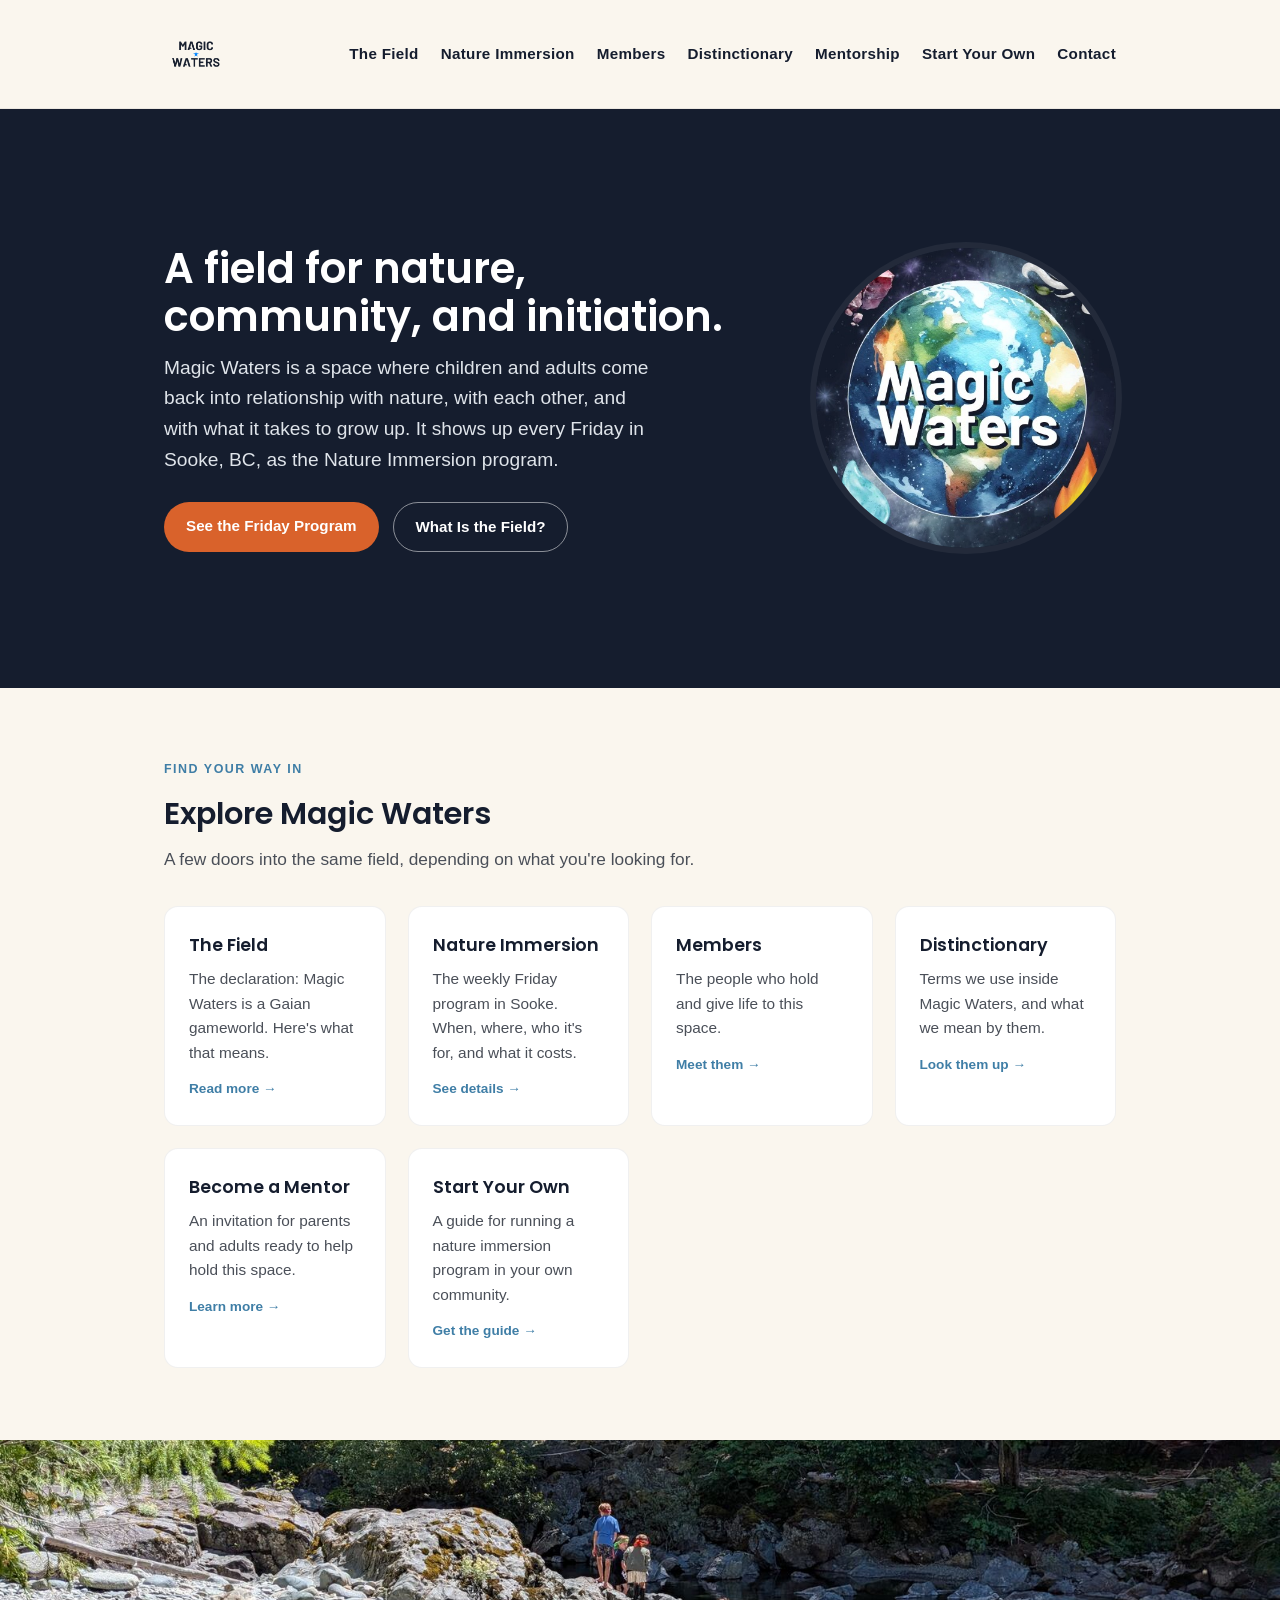
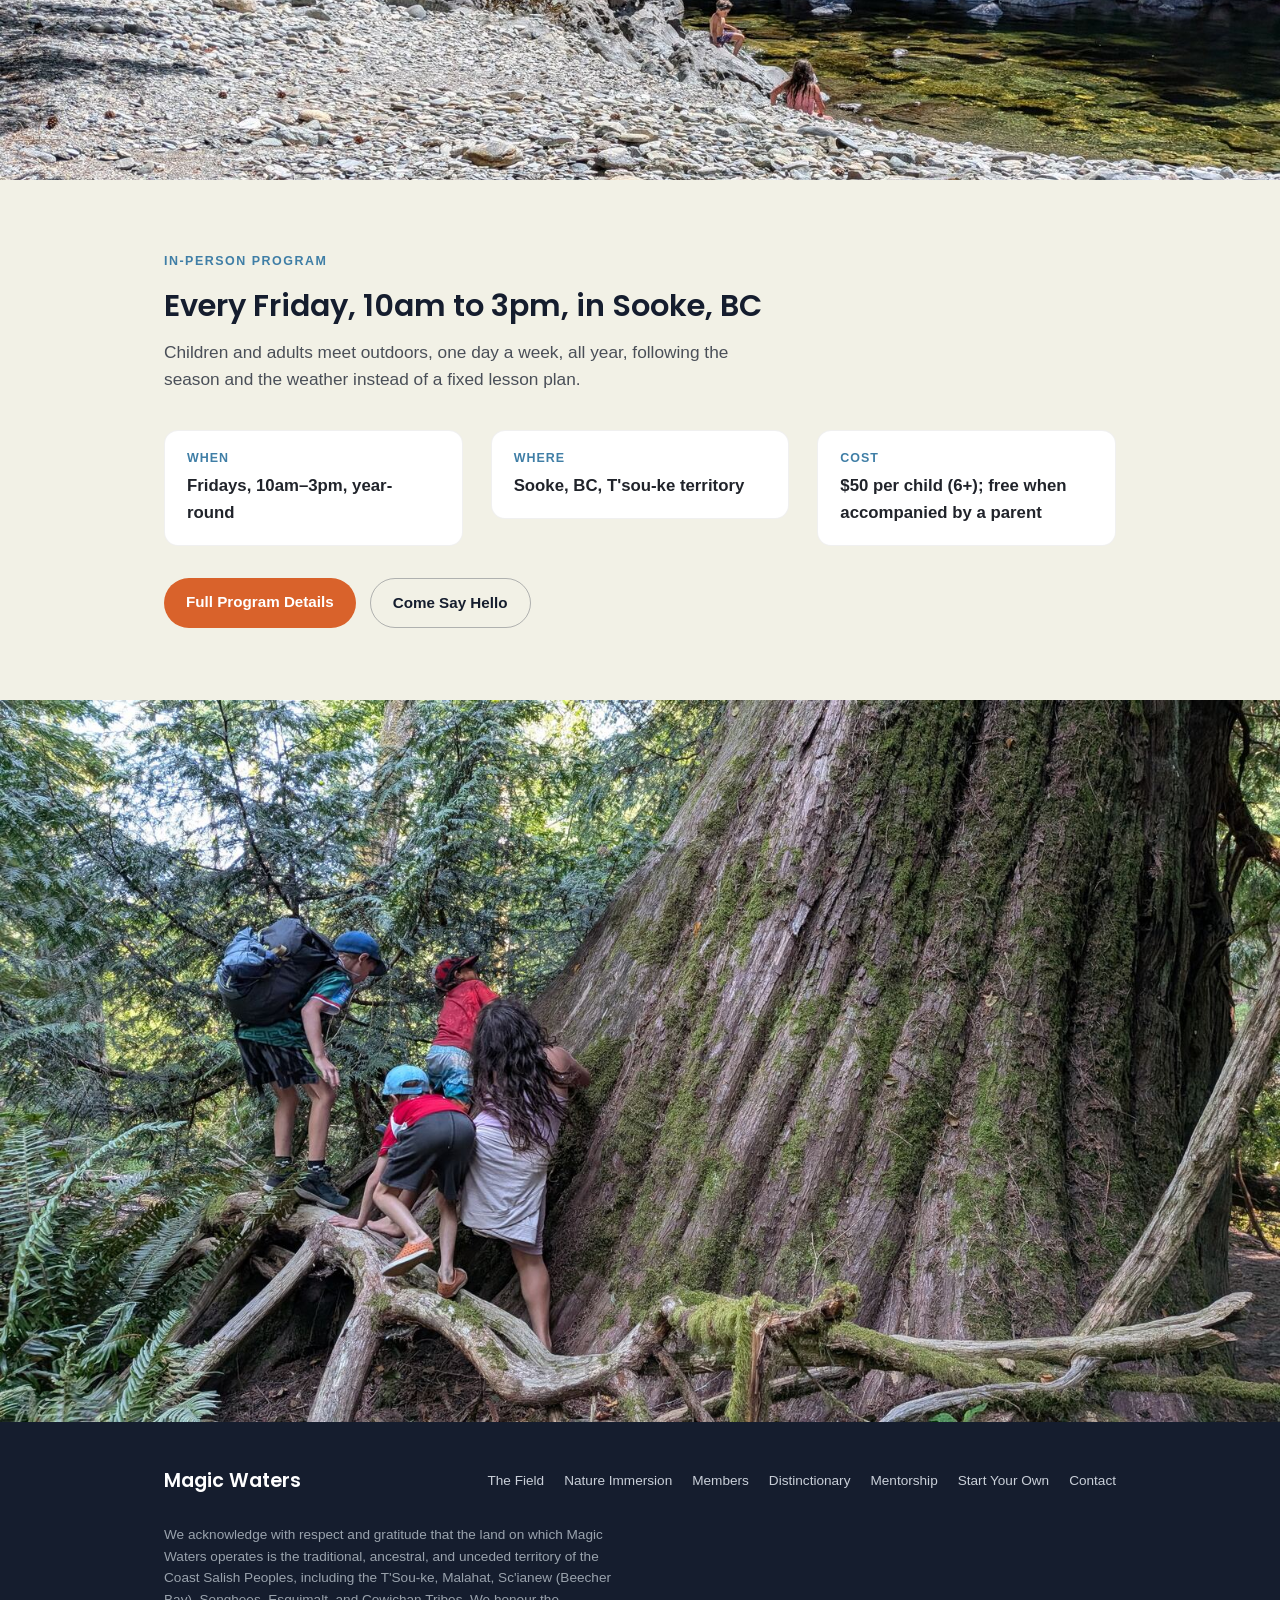
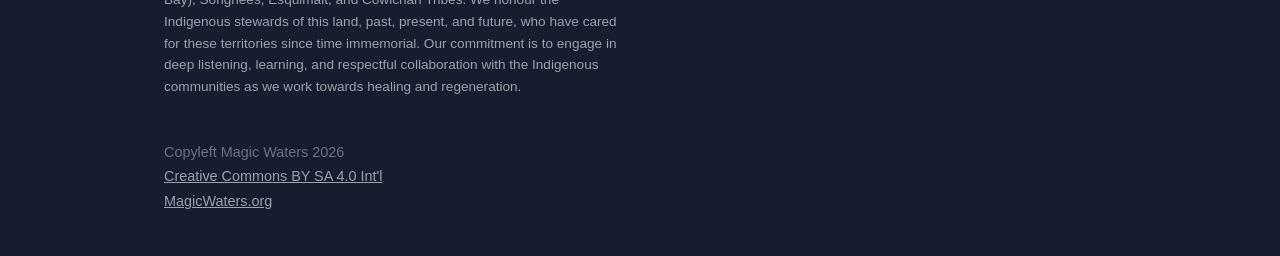
<file: index.html>
<!doctype html>
<html lang="en">
<head>
<meta charset="utf-8">
<meta name="viewport" content="width=device-width, initial-scale=1">
<title>Magic Waters: A field for nature, community, and initiation, Sooke BC</title>
<meta name="description" content="Magic Waters is a field of nature, community, collaboration, learning, and initiation, held in Sooke, BC. It shows up each week as the Magic Waters Nature Immersion program, Fridays 10am-3pm.">
<link rel="icon" href="assets/magic-waters-logo-white.png">
<link rel="preconnect" href="https://fonts.googleapis.com">
<link rel="preconnect" href="https://fonts.gstatic.com" crossorigin>
<link rel="stylesheet" href="https://fonts.googleapis.com/css2?family=Poppins:wght@500;600;700&display=swap">
<link rel="stylesheet" href="style.css">
</head>
<body>

<header class="site-header">
  <div class="wrap">
    <a href="index.html"><img class="logo" src="assets/magic-waters-logo-white.png" alt="Magic Waters"></a>
    <button class="nav-toggle" aria-label="Toggle menu" aria-expanded="false" aria-controls="main-nav">
      <span></span><span></span><span></span>
    </button>
    <nav class="main-nav" id="main-nav">
      <ul>
        <li><a href="field.html">The Field</a></li>
        <li><a href="nature-immersion.html">Nature Immersion</a></li>
        <li><a href="members.html">Members</a></li>
        <li><a href="distinctionary.html">Distinctionary</a></li>
        <li><a href="mentorship.html">Mentorship</a></li>
        <li><a href="guide.html">Start Your Own</a></li>
        <li><a href="contact.html">Contact</a></li>
      </ul>
    </nav>
  </div>
</header>

<section class="hero">
  <div class="wrap">
    <div class="hero-text">
      <h1>A field for nature, community, and initiation.</h1>
      <p class="lede">Magic Waters is a space where children and adults come back into relationship with nature, with each other, and with what it takes to grow up. It shows up every Friday in Sooke, BC, as the Nature Immersion program.</p>
      <div class="btn-row">
        <a class="btn btn-primary" href="nature-immersion.html">See the Friday Program</a>
        <a class="btn btn-secondary" href="field.html">What Is the Field?</a>
      </div>
    </div>
    <div class="hero-image">
      <img src="assets/magicwaters.jpg" alt="Magic Waters watercolor earth with the five elements: water, earth, fire, air, and crystal">
    </div>
  </div>
</section>

<section>
  <div class="wrap">
    <p class="section-kicker">Find Your Way In</p>
    <h2>Explore Magic Waters</h2>
    <p class="section-intro">A few doors into the same field, depending on what you're looking for.</p>
    <div class="link-cards">
      <a class="link-card" href="field.html">
        <h3>The Field</h3>
        <p>The declaration: Magic Waters is a Gaian gameworld. Here's what that means.</p>
        <span class="go">Read more &rarr;</span>
      </a>
      <a class="link-card" href="nature-immersion.html">
        <h3>Nature Immersion</h3>
        <p>The weekly Friday program in Sooke. When, where, who it's for, and what it costs.</p>
        <span class="go">See details &rarr;</span>
      </a>
      <a class="link-card" href="members.html">
        <h3>Members</h3>
        <p>The people who hold and give life to this space.</p>
        <span class="go">Meet them &rarr;</span>
      </a>
      <a class="link-card" href="distinctionary.html">
        <h3>Distinctionary</h3>
        <p>Terms we use inside Magic Waters, and what we mean by them.</p>
        <span class="go">Look them up &rarr;</span>
      </a>
      <a class="link-card" href="mentorship.html">
        <h3>Become a Mentor</h3>
        <p>An invitation for parents and adults ready to help hold this space.</p>
        <span class="go">Learn more &rarr;</span>
      </a>
      <a class="link-card" href="guide.html">
        <h3>Start Your Own</h3>
        <p>A guide for running a nature immersion program in your own community.</p>
        <span class="go">Get the guide &rarr;</span>
      </a>
    </div>
  </div>
</section>

<div class="photo-band">
  <img src="assets/photos/web/creek-wide-view.jpg" alt="A wide creek bed in the forest near Sooke, BC">
</div>

<section class="alt">
  <div class="wrap">
    <p class="section-kicker">In-Person Program</p>
    <h2>Every Friday, 10am to 3pm, in Sooke, BC</h2>
    <p class="section-intro">Children and adults meet outdoors, one day a week, all year, following the season and the weather instead of a fixed lesson plan.</p>
    <div class="detail-row" style="margin-top:36px;">
      <div class="detail">
        <div class="label">When</div>
        <div class="value">Fridays, 10am&ndash;3pm, year-round</div>
      </div>
      <div class="detail">
        <div class="label">Where</div>
        <div class="value">Sooke, BC, T'sou-ke territory</div>
      </div>
      <div class="detail">
        <div class="label">Cost</div>
        <div class="value">$50 per child (6+); free when accompanied by a parent</div>
      </div>
    </div>
    <div class="btn-row" style="margin-top:32px;">
      <a class="btn btn-primary" href="nature-immersion.html">Full Program Details</a>
      <a class="btn btn-secondary" style="border-color:rgba(21,29,46,0.3);color:var(--navy);" href="contact.html">Come Say Hello</a>
    </div>
  </div>
</section>

<div class="photo-band full">
  <img src="assets/photos/web/cedar-root-climb.jpg" alt="Children climbing on the roots of a massive cedar tree">
</div>

<footer>
  <div class="wrap">
    <div class="foot-top">
      <div class="foot-brand">Magic Waters</div>
      <div class="foot-links">
        <a href="field.html">The Field</a>
        <a href="nature-immersion.html">Nature Immersion</a>
        <a href="members.html">Members</a>
        <a href="distinctionary.html">Distinctionary</a>
        <a href="mentorship.html">Mentorship</a>
        <a href="guide.html">Start Your Own</a>
        <a href="contact.html">Contact</a>
      </div>
    </div>
    <p class="land-ack">We acknowledge with respect and gratitude that the land on which Magic Waters operates is the traditional, ancestral, and unceded territory of the Coast Salish Peoples, including the T'Sou-ke, Malahat, Sc'ianew (Beecher Bay), Songhees, Esquimalt, and Cowichan Tribes. We honour the Indigenous stewards of this land, past, present, and future, who have cared for these territories since time immemorial. Our commitment is to engage in deep listening, learning, and respectful collaboration with the Indigenous communities as we work towards healing and regeneration.</p>
    <p class="copyleft">Copyleft Magic Waters 2026<br>
      <a href="https://creativecommons.org/licenses/by-sa/4.0/" target="_blank" rel="noopener">Creative Commons BY SA 4.0 Int'l</a><br>
      <a href="https://magicwaters.org">MagicWaters.org</a></p>
  </div>
</footer>

<script src="script.js"></script>
</body>
</html>
</file>
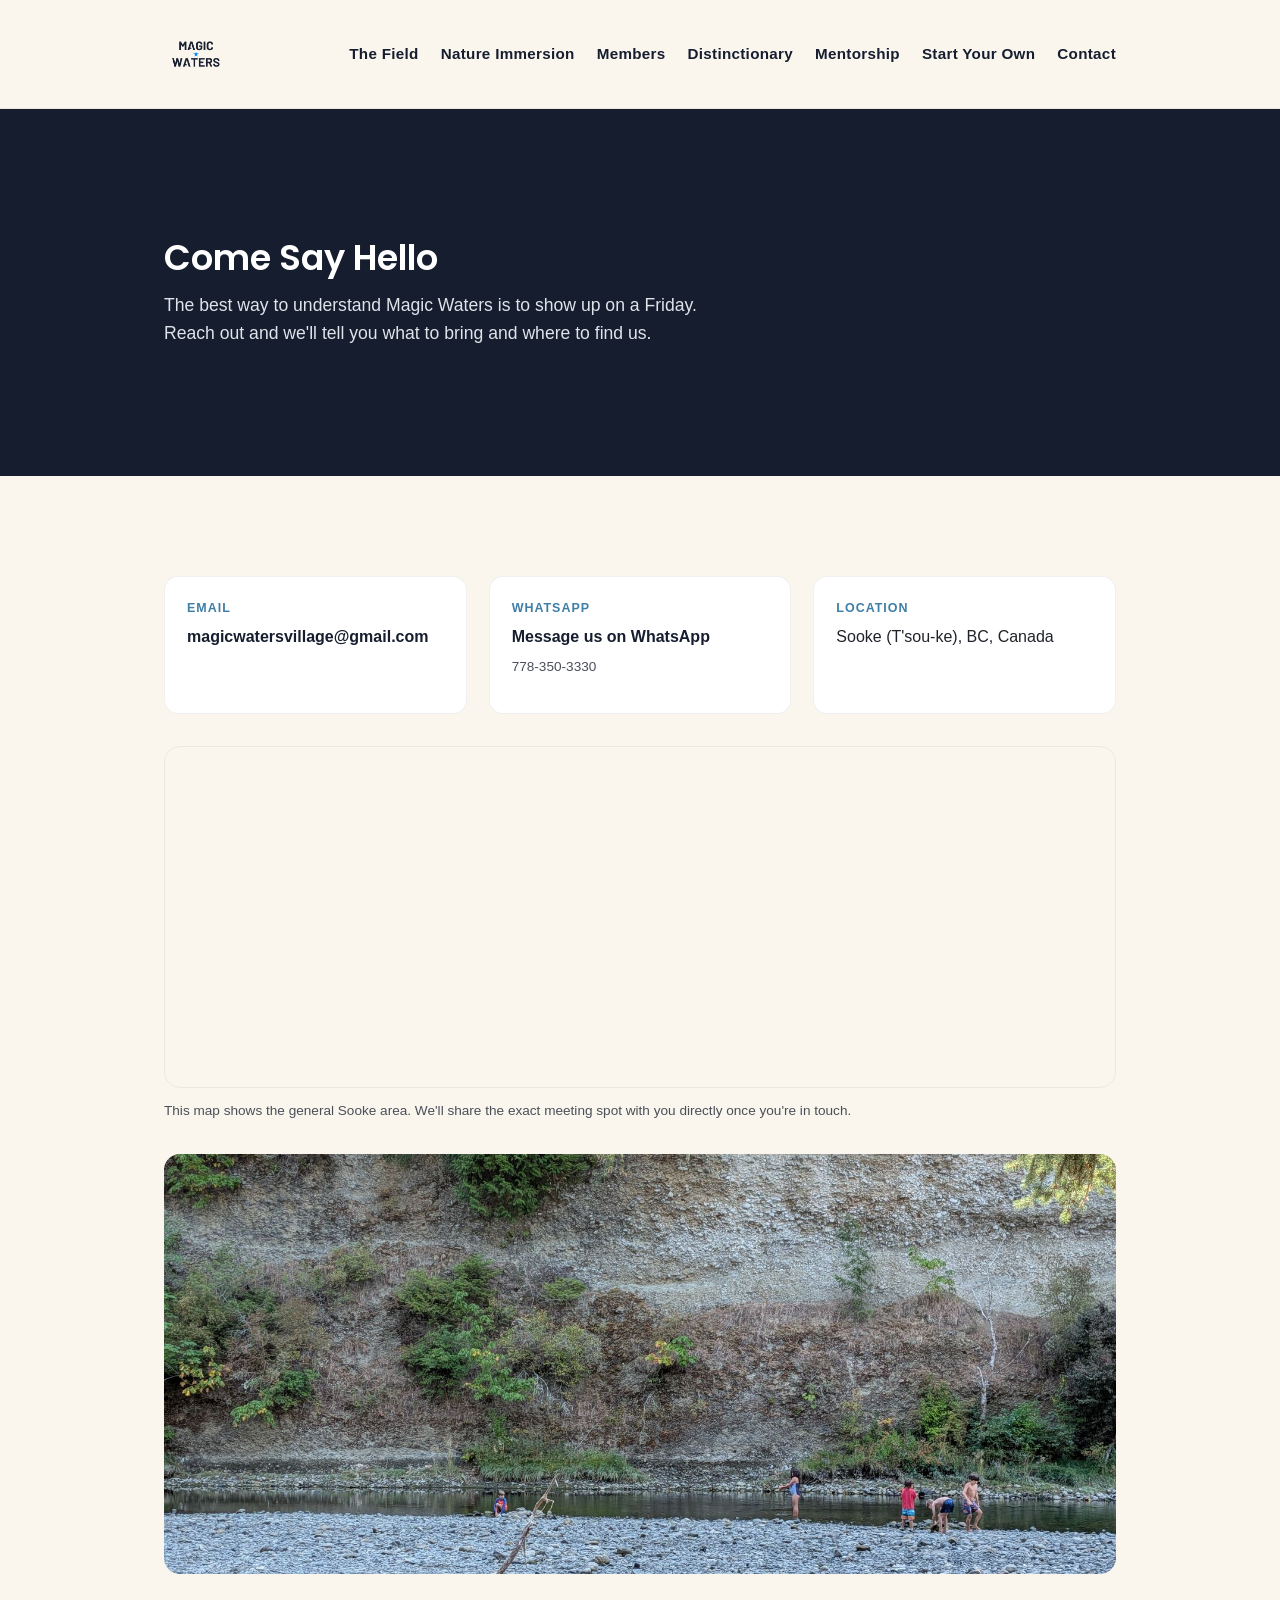
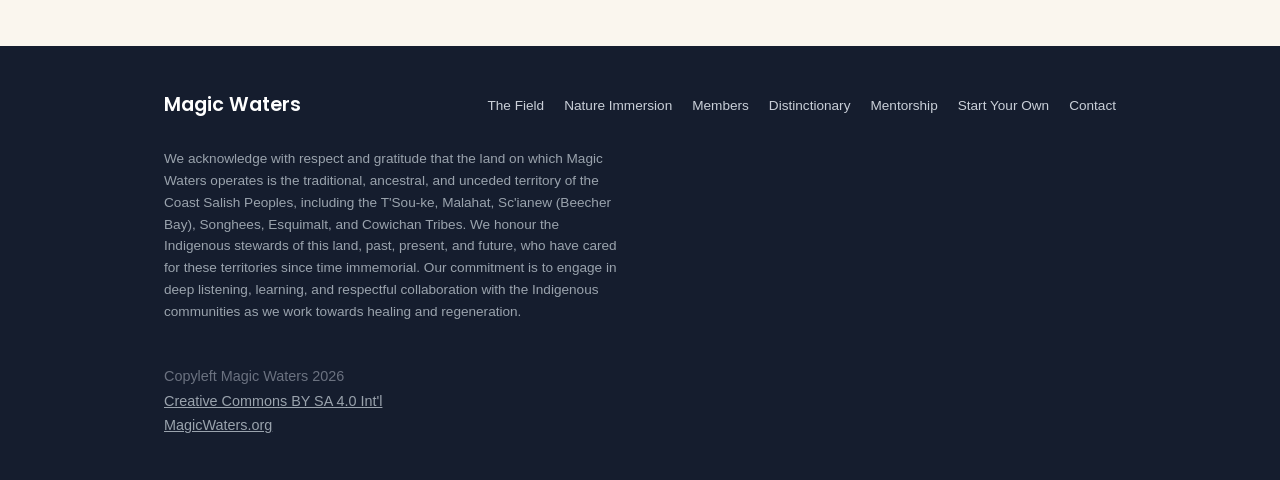
<file: contact.html>
<!doctype html>
<html lang="en">
<head>
<meta charset="utf-8">
<meta name="viewport" content="width=device-width, initial-scale=1">
<title>Contact - Magic Waters</title>
<meta name="description" content="Get in touch with Magic Waters in Sooke, BC by email or WhatsApp.">
<link rel="icon" href="assets/magic-waters-logo-white.png">
<link rel="preconnect" href="https://fonts.googleapis.com">
<link rel="preconnect" href="https://fonts.gstatic.com" crossorigin>
<link rel="stylesheet" href="https://fonts.googleapis.com/css2?family=Poppins:wght@500;600;700&display=swap">
<link rel="stylesheet" href="style.css">
</head>
<body>

<header class="site-header">
  <div class="wrap">
    <a href="index.html"><img class="logo" src="assets/magic-waters-logo-white.png" alt="Magic Waters"></a>
    <button class="nav-toggle" aria-label="Toggle menu" aria-expanded="false" aria-controls="main-nav">
      <span></span><span></span><span></span>
    </button>
    <nav class="main-nav" id="main-nav">
      <ul>
        <li><a href="field.html">The Field</a></li>
        <li><a href="nature-immersion.html">Nature Immersion</a></li>
        <li><a href="members.html">Members</a></li>
        <li><a href="distinctionary.html">Distinctionary</a></li>
        <li><a href="mentorship.html">Mentorship</a></li>
        <li><a href="guide.html">Start Your Own</a></li>
        <li><a href="contact.html">Contact</a></li>
      </ul>
    </nav>
  </div>
</header>

<section class="page-hero">
  <div class="wrap">
    <h1>Come Say Hello</h1>
    <p class="lede">The best way to understand Magic Waters is to show up on a Friday. Reach out and we'll tell you what to bring and where to find us.</p>
  </div>
</section>

<section>
  <div class="wrap">
    <div class="contact-grid">
      <div class="contact-card">
        <div class="label">Email</div>
        <a href="mailto:magicwatersvillage@gmail.com">magicwatersvillage@gmail.com</a>
      </div>
      <div class="contact-card">
        <div class="label">WhatsApp</div>
        <a href="https://wa.me/17783503330" target="_blank" rel="noopener">Message us on WhatsApp</a>
        <p class="whatsapp-note">778-350-3330</p>
      </div>
      <div class="contact-card">
        <div class="label">Location</div>
        <div>Sooke (T'sou-ke), BC, Canada</div>
      </div>
    </div>

    <div class="map-embed">
      <iframe src="https://www.google.com/maps?q=Sooke,+BC,+Canada&output=embed" loading="lazy" referrerpolicy="no-referrer-when-downgrade" title="Map of Sooke, BC"></iframe>
    </div>
    <p class="whatsapp-note" style="margin-top:12px;">This map shows the general Sooke area. We'll share the exact meeting spot with you directly once you're in touch.</p>
    <div class="photo-inline">
      <img src="assets/photos/web/gravel-bar-river-wide.jpg" alt="A wide river gravel bar in the forest near Sooke, BC">
    </div>
  </div>
</section>

<footer>
  <div class="wrap">
    <div class="foot-top">
      <div class="foot-brand">Magic Waters</div>
      <div class="foot-links">
        <a href="field.html">The Field</a>
        <a href="nature-immersion.html">Nature Immersion</a>
        <a href="members.html">Members</a>
        <a href="distinctionary.html">Distinctionary</a>
        <a href="mentorship.html">Mentorship</a>
        <a href="guide.html">Start Your Own</a>
        <a href="contact.html">Contact</a>
      </div>
    </div>
    <p class="land-ack">We acknowledge with respect and gratitude that the land on which Magic Waters operates is the traditional, ancestral, and unceded territory of the Coast Salish Peoples, including the T'Sou-ke, Malahat, Sc'ianew (Beecher Bay), Songhees, Esquimalt, and Cowichan Tribes. We honour the Indigenous stewards of this land, past, present, and future, who have cared for these territories since time immemorial. Our commitment is to engage in deep listening, learning, and respectful collaboration with the Indigenous communities as we work towards healing and regeneration.</p>
    <p class="copyleft">Copyleft Magic Waters 2026<br>
      <a href="https://creativecommons.org/licenses/by-sa/4.0/" target="_blank" rel="noopener">Creative Commons BY SA 4.0 Int'l</a><br>
      <a href="https://magicwaters.org">MagicWaters.org</a></p>
  </div>
</footer>

<script src="script.js"></script>
</body>
</html>
</file>
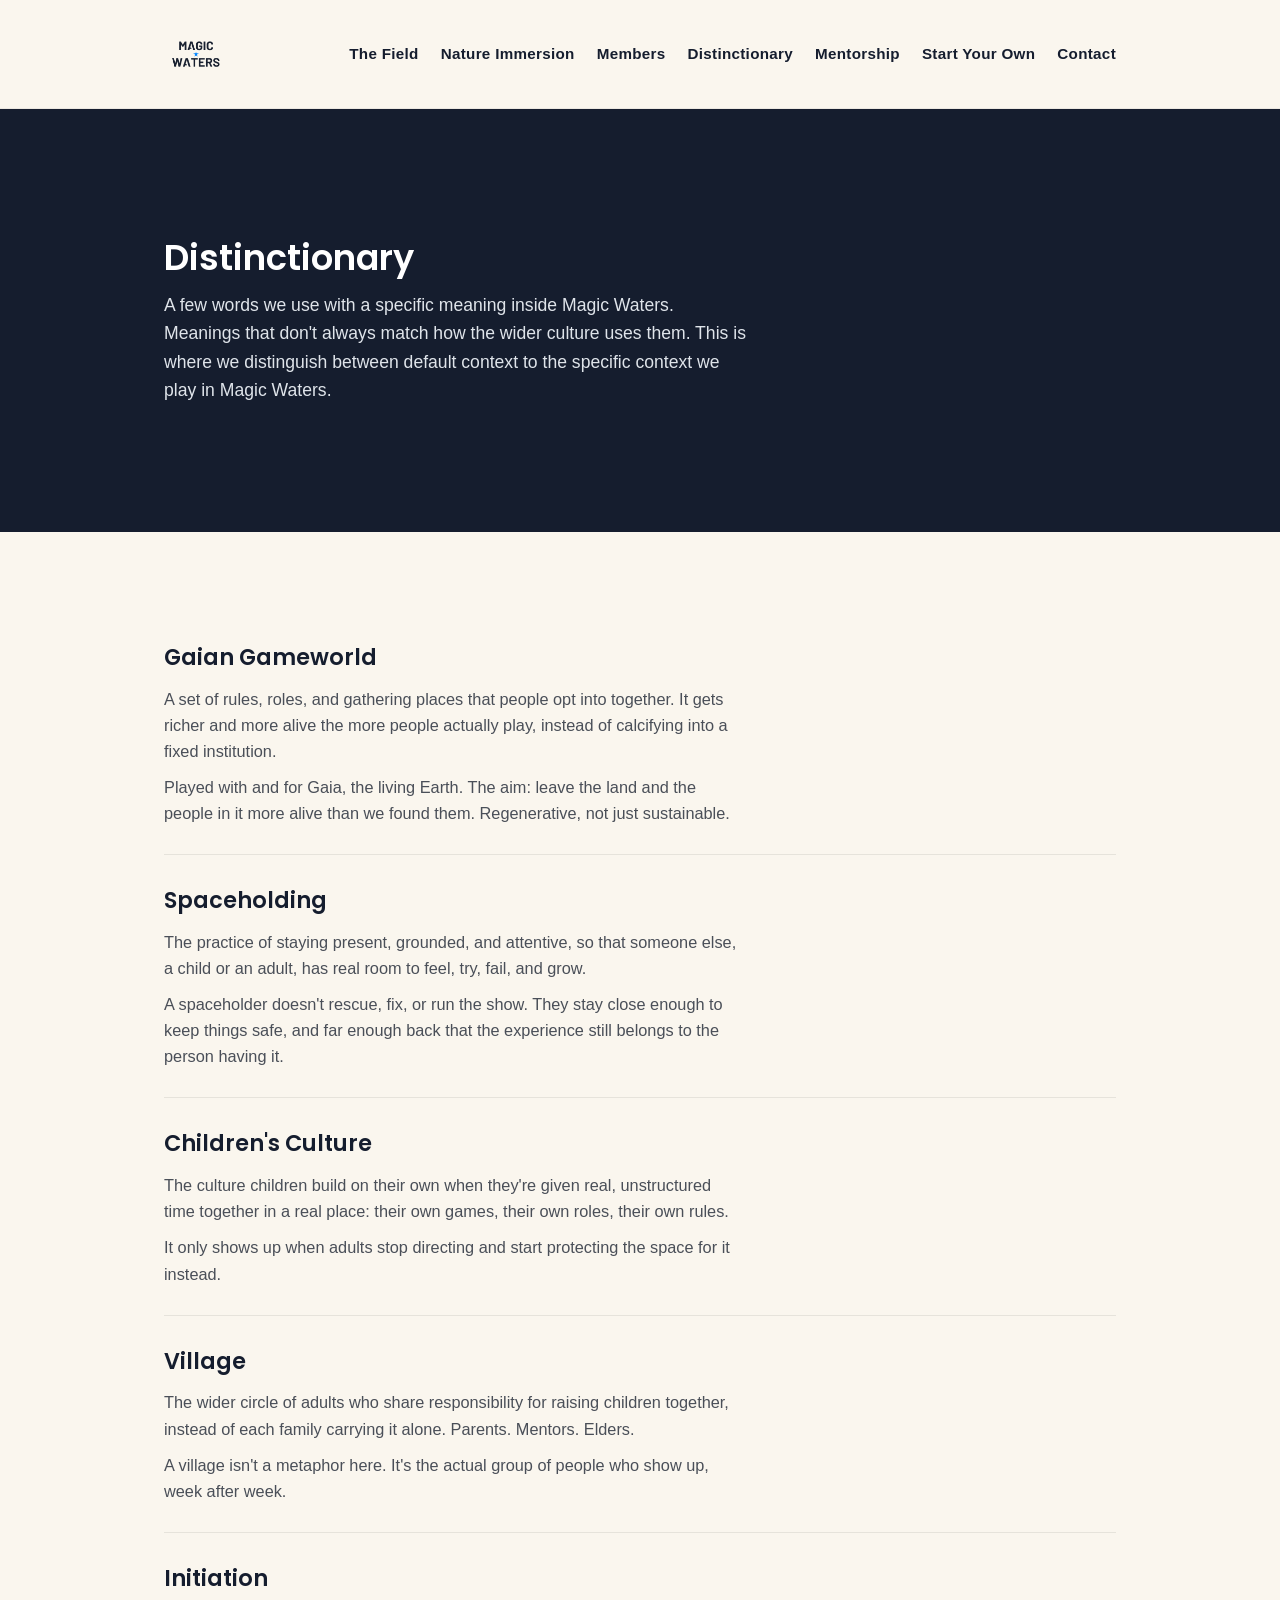
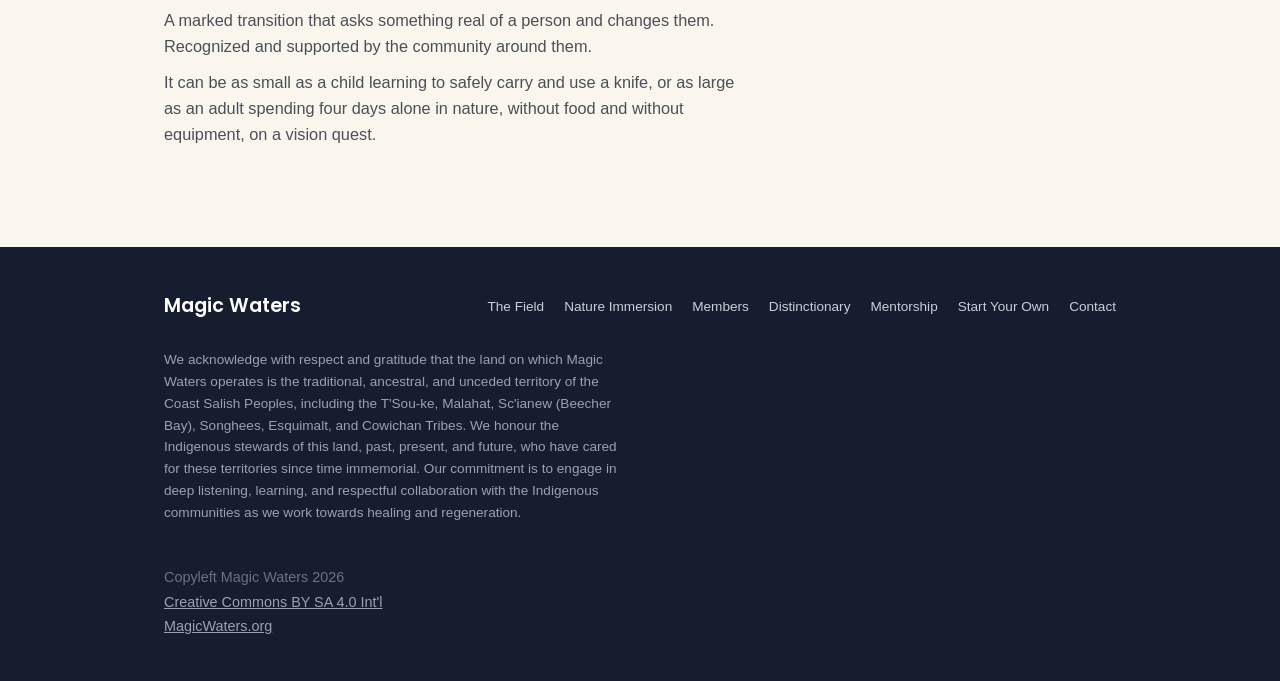
<file: distinctionary.html>
<!doctype html>
<html lang="en">
<head>
<meta charset="utf-8">
<meta name="viewport" content="width=device-width, initial-scale=1">
<title>Distinctionary - Magic Waters</title>
<meta name="description" content="Terms we use inside Magic Waters, and what we mean by them: Gaian Gameworld, Spaceholding, Children's Culture, Village, Initiation.">
<link rel="icon" href="assets/magic-waters-logo-white.png">
<link rel="preconnect" href="https://fonts.googleapis.com">
<link rel="preconnect" href="https://fonts.gstatic.com" crossorigin>
<link rel="stylesheet" href="https://fonts.googleapis.com/css2?family=Poppins:wght@500;600;700&display=swap">
<link rel="stylesheet" href="style.css">
</head>
<body>

<header class="site-header">
  <div class="wrap">
    <a href="index.html"><img class="logo" src="assets/magic-waters-logo-white.png" alt="Magic Waters"></a>
    <button class="nav-toggle" aria-label="Toggle menu" aria-expanded="false" aria-controls="main-nav">
      <span></span><span></span><span></span>
    </button>
    <nav class="main-nav" id="main-nav">
      <ul>
        <li><a href="field.html">The Field</a></li>
        <li><a href="nature-immersion.html">Nature Immersion</a></li>
        <li><a href="members.html">Members</a></li>
        <li><a href="distinctionary.html">Distinctionary</a></li>
        <li><a href="mentorship.html">Mentorship</a></li>
        <li><a href="guide.html">Start Your Own</a></li>
        <li><a href="contact.html">Contact</a></li>
      </ul>
    </nav>
  </div>
</header>

<section class="page-hero">
  <div class="wrap">
    <h1>Distinctionary</h1>
    <p class="lede">A few words we use with a specific meaning inside Magic Waters. Meanings that don't always match how the wider culture uses them. This is where we distinguish between default context to the specific context we play in Magic Waters.</p>
  </div>
</section>

<section>
  <div class="wrap">
    <div class="term-list">
      <div class="term-block" id="gaian-gameworld">
        <h3>Gaian Gameworld</h3>
        <p>A set of rules, roles, and gathering places that people opt into together. It gets richer and more alive the more people actually play, instead of calcifying into a fixed institution.</p>
        <p>Played with and for Gaia, the living Earth. The aim: leave the land and the people in it more alive than we found them. Regenerative, not just sustainable.</p>
      </div>
      <div class="term-block" id="spaceholding">
        <h3>Spaceholding</h3>
        <p>The practice of staying present, grounded, and attentive, so that someone else, a child or an adult, has real room to feel, try, fail, and grow.</p>
        <p>A spaceholder doesn't rescue, fix, or run the show. They stay close enough to keep things safe, and far enough back that the experience still belongs to the person having it.</p>
      </div>
      <div class="term-block" id="childrens-culture">
        <h3>Children's Culture</h3>
        <p>The culture children build on their own when they're given real, unstructured time together in a real place: their own games, their own roles, their own rules.</p>
        <p>It only shows up when adults stop directing and start protecting the space for it instead.</p>
      </div>
      <div class="term-block" id="village">
        <h3>Village</h3>
        <p>The wider circle of adults who share responsibility for raising children together, instead of each family carrying it alone. Parents. Mentors. Elders.</p>
        <p>A village isn't a metaphor here. It's the actual group of people who show up, week after week.</p>
      </div>
      <div class="term-block" id="initiation">
        <h3>Initiation</h3>
        <p>A marked transition that asks something real of a person and changes them. Recognized and supported by the community around them.</p>
        <p>It can be as small as a child learning to safely carry and use a knife, or as large as an adult spending four days alone in nature, without food and without equipment, on a vision quest.</p>
      </div>
    </div>
  </div>
</section>

<footer>
  <div class="wrap">
    <div class="foot-top">
      <div class="foot-brand">Magic Waters</div>
      <div class="foot-links">
        <a href="field.html">The Field</a>
        <a href="nature-immersion.html">Nature Immersion</a>
        <a href="members.html">Members</a>
        <a href="distinctionary.html">Distinctionary</a>
        <a href="mentorship.html">Mentorship</a>
        <a href="guide.html">Start Your Own</a>
        <a href="contact.html">Contact</a>
      </div>
    </div>
    <p class="land-ack">We acknowledge with respect and gratitude that the land on which Magic Waters operates is the traditional, ancestral, and unceded territory of the Coast Salish Peoples, including the T'Sou-ke, Malahat, Sc'ianew (Beecher Bay), Songhees, Esquimalt, and Cowichan Tribes. We honour the Indigenous stewards of this land, past, present, and future, who have cared for these territories since time immemorial. Our commitment is to engage in deep listening, learning, and respectful collaboration with the Indigenous communities as we work towards healing and regeneration.</p>
    <p class="copyleft">Copyleft Magic Waters 2026<br>
      <a href="https://creativecommons.org/licenses/by-sa/4.0/" target="_blank" rel="noopener">Creative Commons BY SA 4.0 Int'l</a><br>
      <a href="https://magicwaters.org">MagicWaters.org</a></p>
  </div>
</footer>

<script src="script.js"></script>
</body>
</html>
</file>
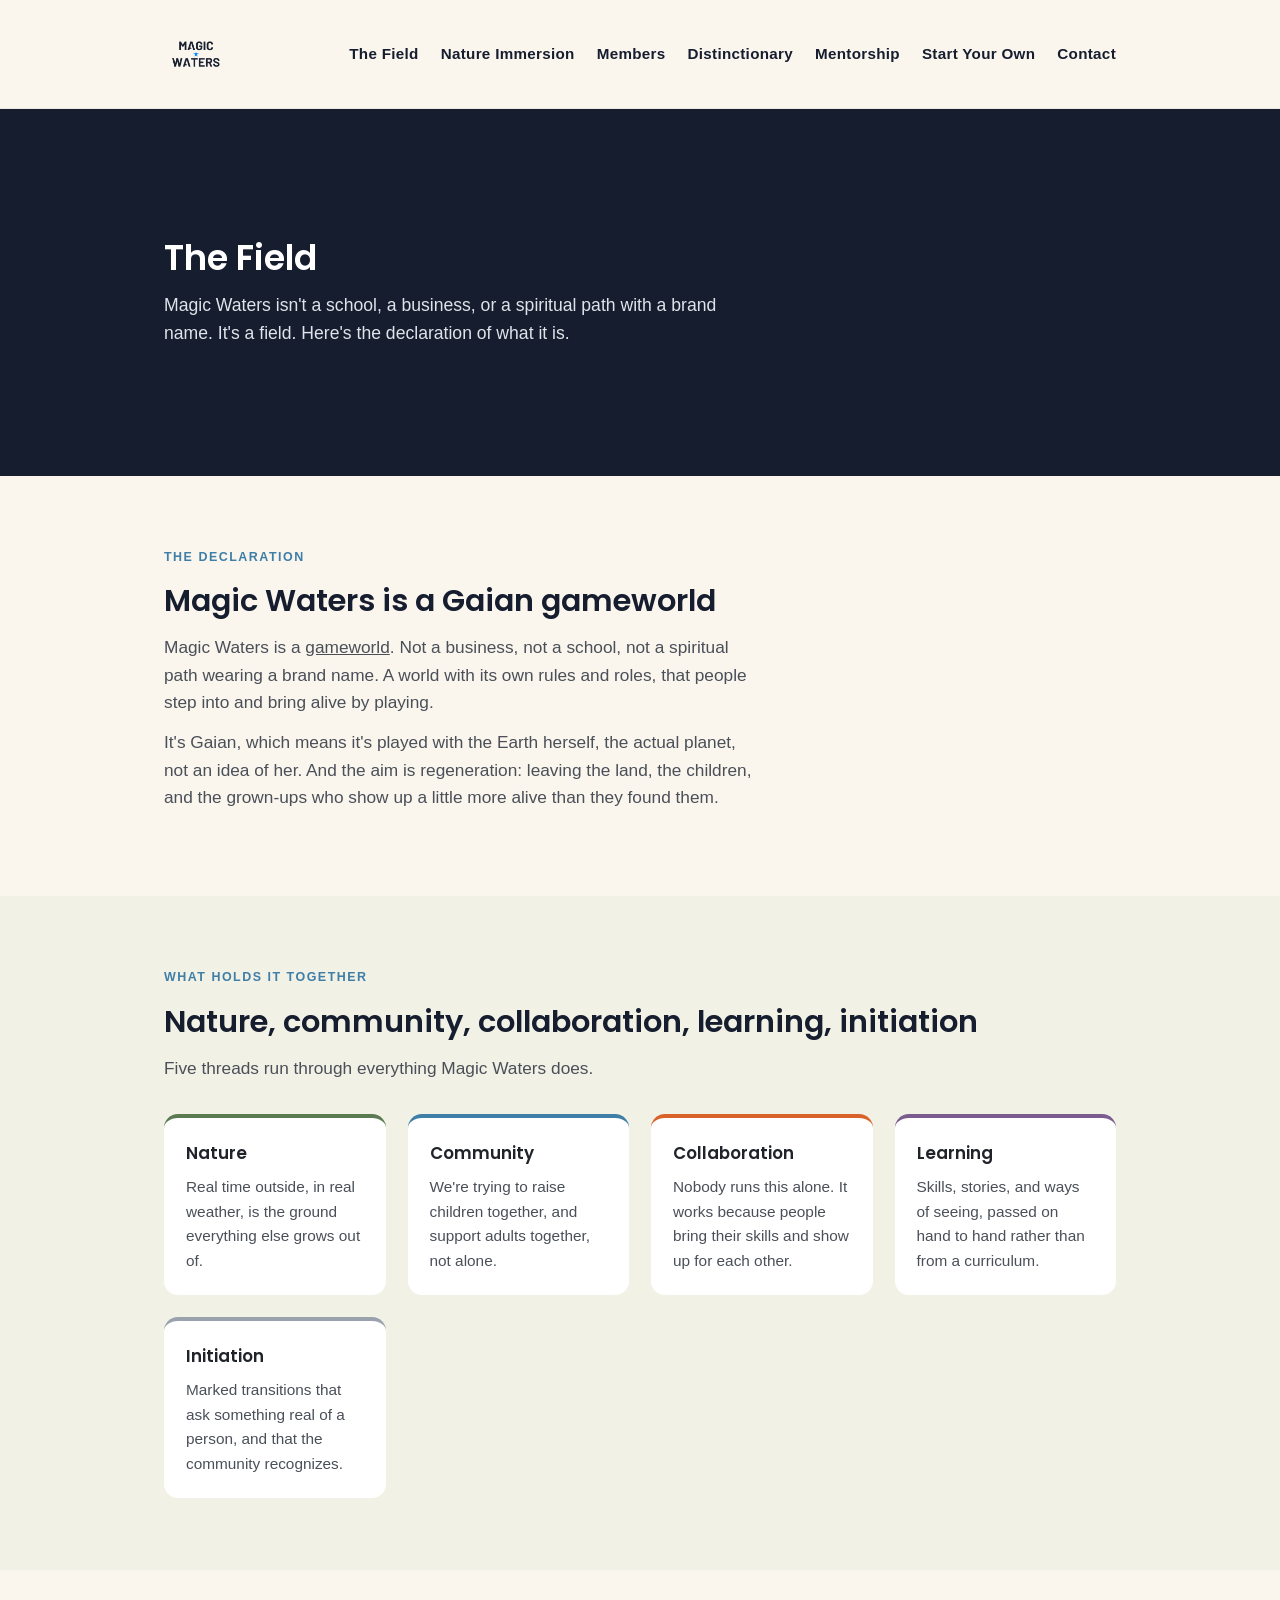
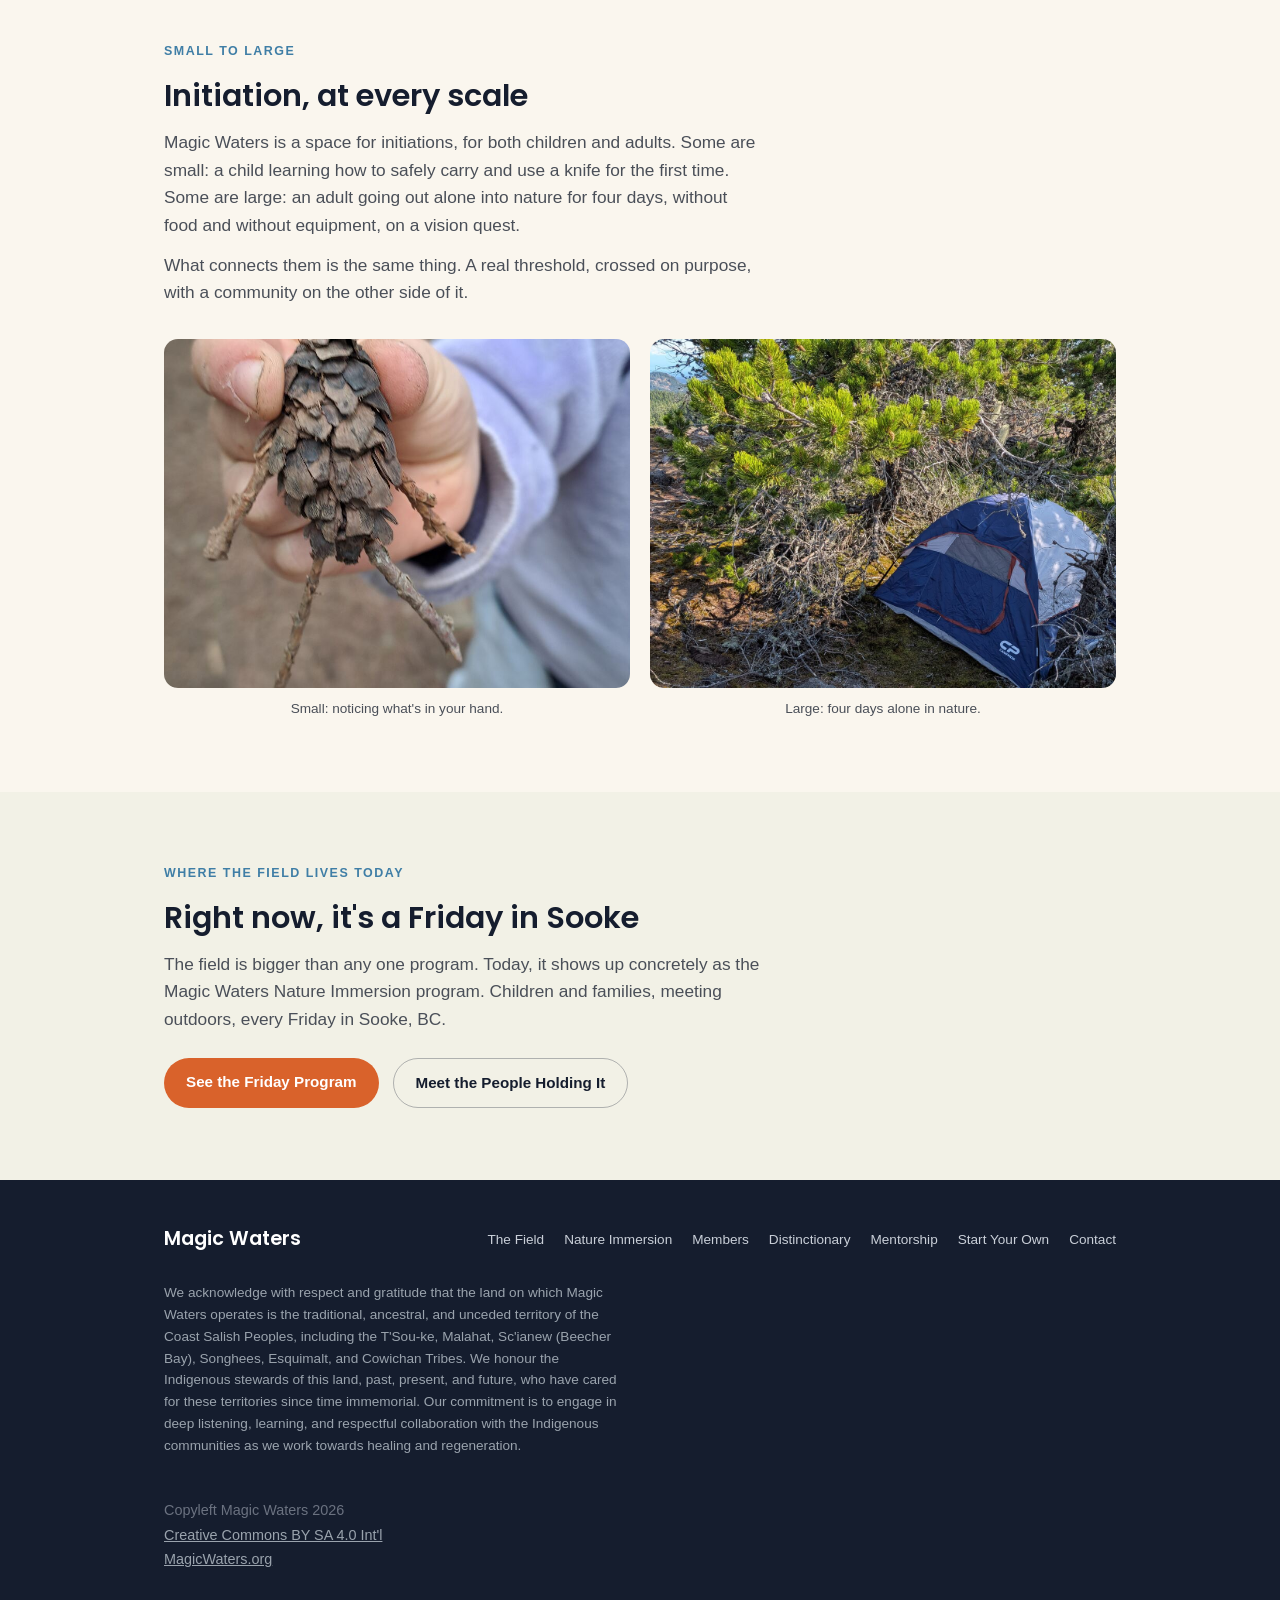
<file: field.html>
<!doctype html>
<html lang="en">
<head>
<meta charset="utf-8">
<meta name="viewport" content="width=device-width, initial-scale=1">
<title>The Field - Magic Waters</title>
<meta name="description" content="Magic Waters is a Gaian gameworld aimed at being regenerative, built around nature, community, collaboration, learning, and initiation.">
<link rel="icon" href="assets/magic-waters-logo-white.png">
<link rel="preconnect" href="https://fonts.googleapis.com">
<link rel="preconnect" href="https://fonts.gstatic.com" crossorigin>
<link rel="stylesheet" href="https://fonts.googleapis.com/css2?family=Poppins:wght@500;600;700&display=swap">
<link rel="stylesheet" href="style.css">
</head>
<body>

<header class="site-header">
  <div class="wrap">
    <a href="index.html"><img class="logo" src="assets/magic-waters-logo-white.png" alt="Magic Waters"></a>
    <button class="nav-toggle" aria-label="Toggle menu" aria-expanded="false" aria-controls="main-nav">
      <span></span><span></span><span></span>
    </button>
    <nav class="main-nav" id="main-nav">
      <ul>
        <li><a href="field.html">The Field</a></li>
        <li><a href="nature-immersion.html">Nature Immersion</a></li>
        <li><a href="members.html">Members</a></li>
        <li><a href="distinctionary.html">Distinctionary</a></li>
        <li><a href="mentorship.html">Mentorship</a></li>
        <li><a href="guide.html">Start Your Own</a></li>
        <li><a href="contact.html">Contact</a></li>
      </ul>
    </nav>
  </div>
</header>

<section class="page-hero">
  <div class="wrap">
    <h1>The Field</h1>
    <p class="lede">Magic Waters isn't a school, a business, or a spiritual path with a brand name. It's a field. Here's the declaration of what it is.</p>
  </div>
</section>

<section>
  <div class="wrap">
    <p class="section-kicker">The Declaration</p>
    <h2>Magic Waters is a Gaian gameworld</h2>
    <p class="section-intro">Magic Waters is a <a href="distinctionary.html#gaian-gameworld">gameworld</a>. Not a business, not a school, not a spiritual path wearing a brand name. A world with its own rules and roles, that people step into and bring alive by playing.</p>
    <p class="section-intro">It's Gaian, which means it's played with the Earth herself, the actual planet, not an idea of her. And the aim is regeneration: leaving the land, the children, and the grown-ups who show up a little more alive than they found them.</p>
  </div>
</section>

<section class="alt">
  <div class="wrap">
    <p class="section-kicker">What Holds It Together</p>
    <h2>Nature, community, collaboration, learning, initiation</h2>
    <p class="section-intro">Five threads run through everything Magic Waters does.</p>
    <div class="elements-grid">
      <div class="element-card" style="--dot:#5c7a52"><span class="dot"></span><h3>Nature</h3><p>Real time outside, in real weather, is the ground everything else grows out of.</p></div>
      <div class="element-card" style="--dot:#3f7ea6"><span class="dot"></span><h3>Community</h3><p>We're trying to raise children together, and support adults together, not alone.</p></div>
      <div class="element-card" style="--dot:#d9622b"><span class="dot"></span><h3>Collaboration</h3><p>Nobody runs this alone. It works because people bring their skills and show up for each other.</p></div>
      <div class="element-card" style="--dot:#7a5c8e"><span class="dot"></span><h3>Learning</h3><p>Skills, stories, and ways of seeing, passed on hand to hand rather than from a curriculum.</p></div>
      <div class="element-card" style="--dot:#9aa3ad"><span class="dot"></span><h3>Initiation</h3><p>Marked transitions that ask something real of a person, and that the community recognizes.</p></div>
    </div>
  </div>
</section>

<section>
  <div class="wrap">
    <p class="section-kicker">Small to Large</p>
    <h2>Initiation, at every scale</h2>
    <p class="section-intro">Magic Waters is a space for initiations, for both children and adults. Some are small: a child learning how to safely carry and use a knife for the first time. Some are large: an adult going out alone into nature for four days, without food and without equipment, on a vision quest.</p>
    <p class="section-intro">What connects them is the same thing. A real threshold, crossed on purpose, with a community on the other side of it.</p>
    <div class="photo-pair">
      <figure>
        <img src="assets/photos/web/pinecone-detail.jpg" alt="A child's hand holding a pinecone">
        <figcaption>Small: noticing what's in your hand.</figcaption>
      </figure>
      <figure>
        <img src="assets/photos/web/tent-cliff-camp.jpg" alt="A small tent pitched alone on a rocky cliff overlook">
        <figcaption>Large: four days alone in nature.</figcaption>
      </figure>
    </div>
  </div>
</section>

<section class="alt">
  <div class="wrap">
    <p class="section-kicker">Where the Field Lives Today</p>
    <h2>Right now, it's a Friday in Sooke</h2>
    <p class="section-intro">The field is bigger than any one program. Today, it shows up concretely as the Magic Waters Nature Immersion program. Children and families, meeting outdoors, every Friday in Sooke, BC.</p>
    <div class="btn-row" style="margin-top:24px;">
      <a class="btn btn-primary" href="nature-immersion.html">See the Friday Program</a>
      <a class="btn btn-secondary" style="border-color:rgba(21,29,46,0.3);color:var(--navy);" href="members.html">Meet the People Holding It</a>
    </div>
  </div>
</section>

<footer>
  <div class="wrap">
    <div class="foot-top">
      <div class="foot-brand">Magic Waters</div>
      <div class="foot-links">
        <a href="field.html">The Field</a>
        <a href="nature-immersion.html">Nature Immersion</a>
        <a href="members.html">Members</a>
        <a href="distinctionary.html">Distinctionary</a>
        <a href="mentorship.html">Mentorship</a>
        <a href="guide.html">Start Your Own</a>
        <a href="contact.html">Contact</a>
      </div>
    </div>
    <p class="land-ack">We acknowledge with respect and gratitude that the land on which Magic Waters operates is the traditional, ancestral, and unceded territory of the Coast Salish Peoples, including the T'Sou-ke, Malahat, Sc'ianew (Beecher Bay), Songhees, Esquimalt, and Cowichan Tribes. We honour the Indigenous stewards of this land, past, present, and future, who have cared for these territories since time immemorial. Our commitment is to engage in deep listening, learning, and respectful collaboration with the Indigenous communities as we work towards healing and regeneration.</p>
    <p class="copyleft">Copyleft Magic Waters 2026<br>
      <a href="https://creativecommons.org/licenses/by-sa/4.0/" target="_blank" rel="noopener">Creative Commons BY SA 4.0 Int'l</a><br>
      <a href="https://magicwaters.org">MagicWaters.org</a></p>
  </div>
</footer>

<script src="script.js"></script>
</body>
</html>
</file>
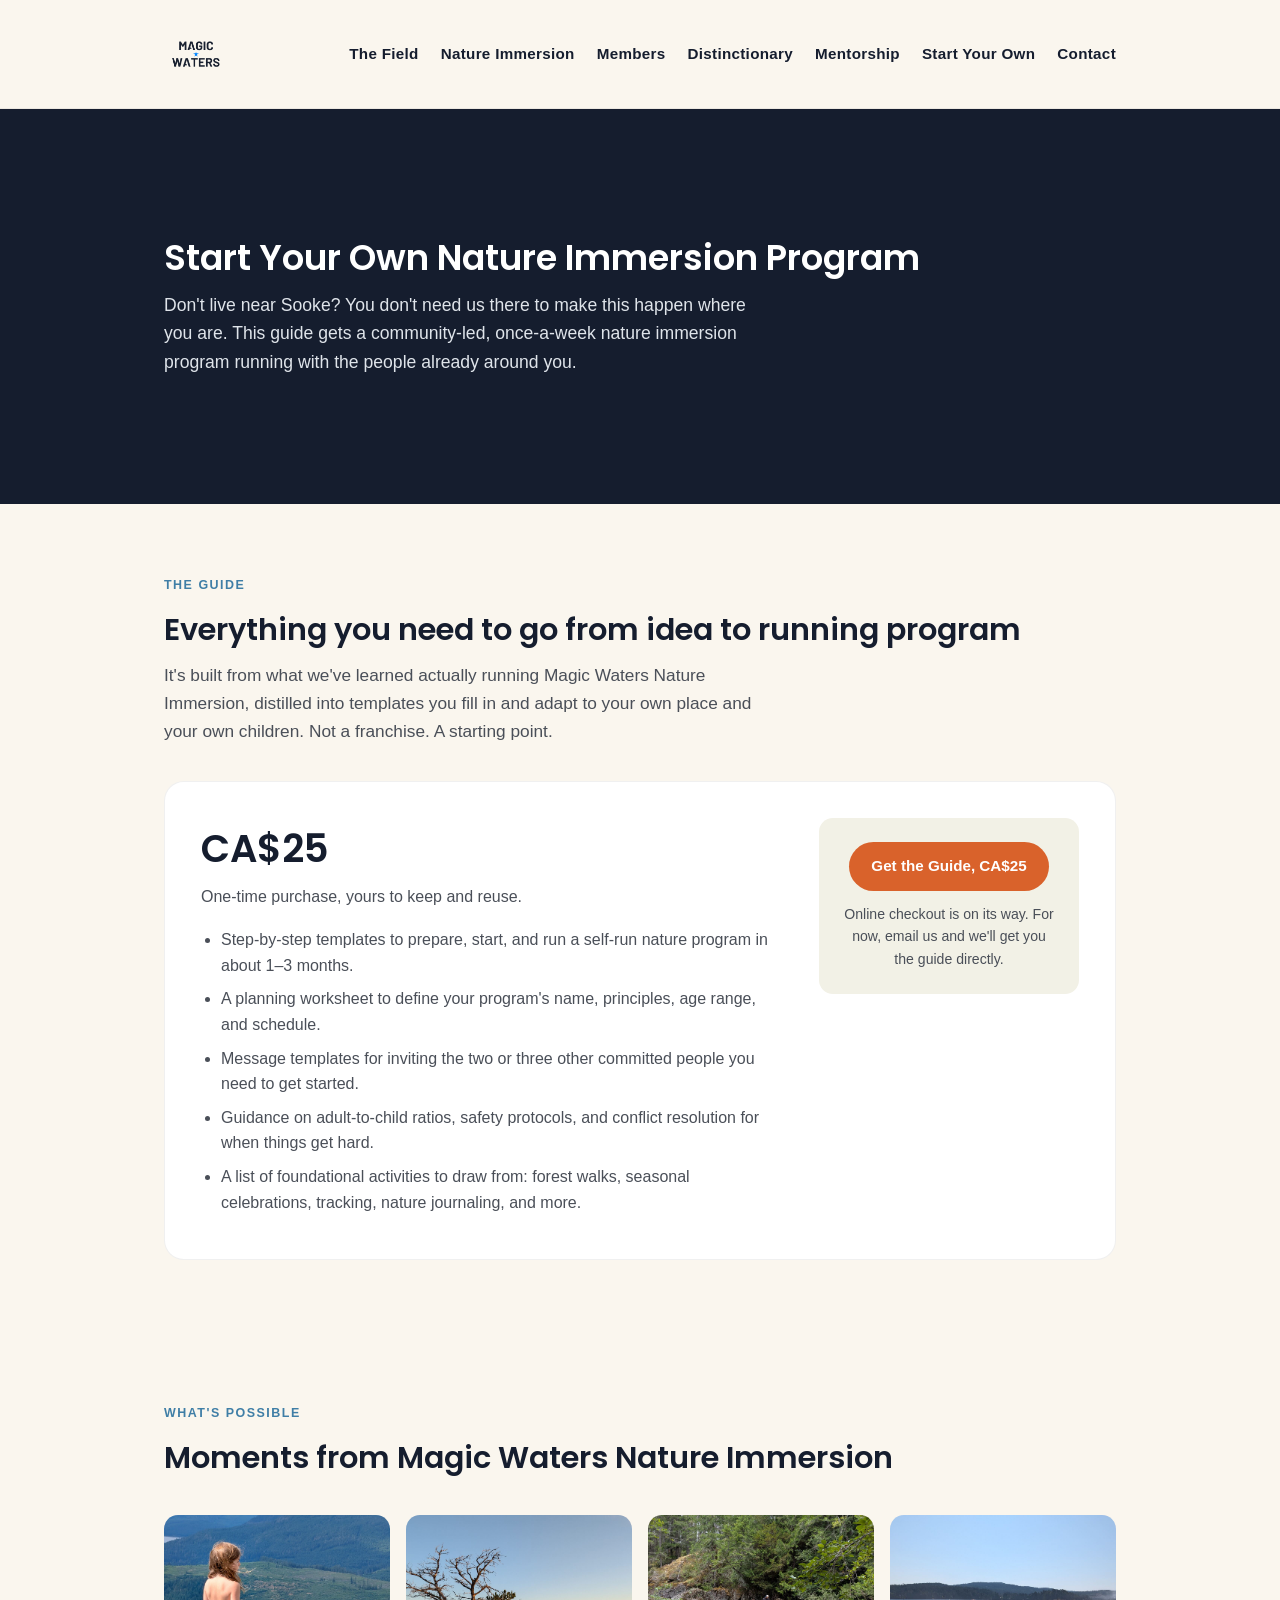
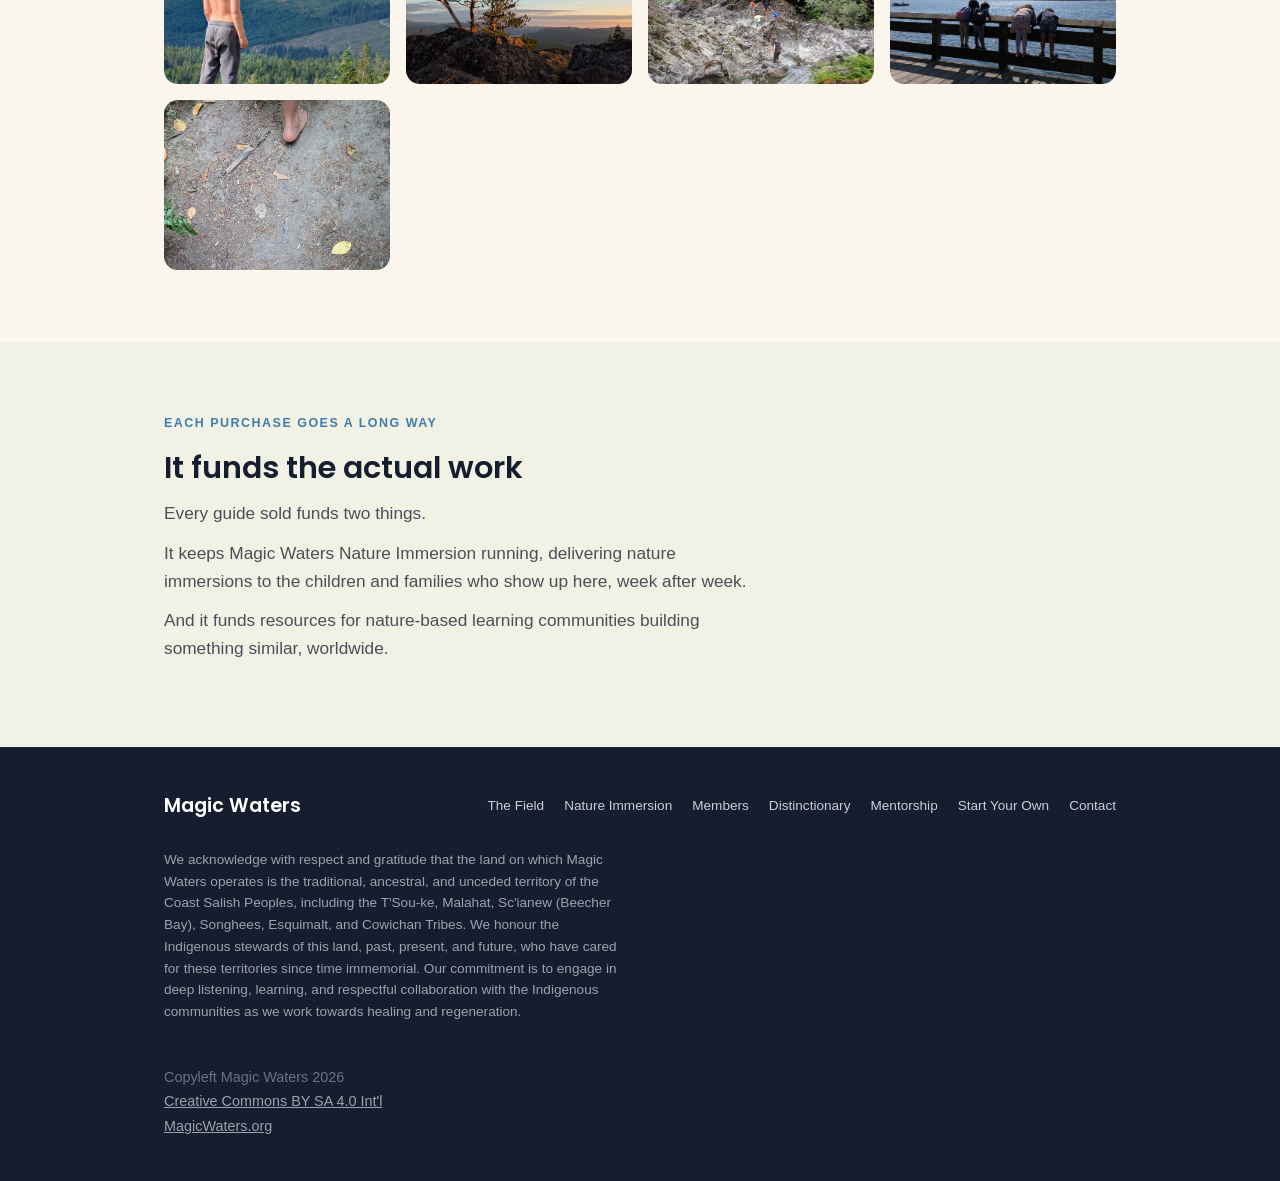
<file: guide.html>
<!doctype html>
<html lang="en">
<head>
<meta charset="utf-8">
<meta name="viewport" content="width=device-width, initial-scale=1">
<title>Start Your Own Nature Immersion Program - Magic Waters</title>
<meta name="description" content="A CA$25 guide with templates for starting a community-led nature immersion program in your own community. Proceeds fund Magic Waters Nature Immersion and resources for nature-based learning communities worldwide.">
<link rel="icon" href="assets/magic-waters-logo-white.png">
<link rel="preconnect" href="https://fonts.googleapis.com">
<link rel="preconnect" href="https://fonts.gstatic.com" crossorigin>
<link rel="stylesheet" href="https://fonts.googleapis.com/css2?family=Poppins:wght@500;600;700&display=swap">
<link rel="stylesheet" href="style.css">
</head>
<body>

<header class="site-header">
  <div class="wrap">
    <a href="index.html"><img class="logo" src="assets/magic-waters-logo-white.png" alt="Magic Waters"></a>
    <button class="nav-toggle" aria-label="Toggle menu" aria-expanded="false" aria-controls="main-nav">
      <span></span><span></span><span></span>
    </button>
    <nav class="main-nav" id="main-nav">
      <ul>
        <li><a href="field.html">The Field</a></li>
        <li><a href="nature-immersion.html">Nature Immersion</a></li>
        <li><a href="members.html">Members</a></li>
        <li><a href="distinctionary.html">Distinctionary</a></li>
        <li><a href="mentorship.html">Mentorship</a></li>
        <li><a href="guide.html">Start Your Own</a></li>
        <li><a href="contact.html">Contact</a></li>
      </ul>
    </nav>
  </div>
</header>

<section class="page-hero">
  <div class="wrap">
    <h1>Start Your Own Nature Immersion Program</h1>
    <p class="lede">Don't live near Sooke? You don't need us there to make this happen where you are. This guide gets a community-led, once-a-week nature immersion program running with the people already around you.</p>
  </div>
</section>

<section>
  <div class="wrap">
    <p class="section-kicker">The Guide</p>
    <h2>Everything you need to go from idea to running program</h2>
    <p class="section-intro">It's built from what we've learned actually running Magic Waters Nature Immersion, distilled into templates you fill in and adapt to your own place and your own children. Not a franchise. A starting point.</p>

    <div class="price-card">
      <div class="price-main">
        <p class="price-tag">CA$25</p>
        <p style="color:var(--ink-soft);margin:0;">One-time purchase, yours to keep and reuse.</p>
        <ul>
          <li>Step-by-step templates to prepare, start, and run a self-run nature program in about 1&ndash;3 months.</li>
          <li>A planning worksheet to define your program's name, principles, age range, and schedule.</li>
          <li>Message templates for inviting the two or three other committed people you need to get started.</li>
          <li>Guidance on adult-to-child ratios, safety protocols, and conflict resolution for when things get hard.</li>
          <li>A list of foundational activities to draw from: forest walks, seasonal celebrations, tracking, nature journaling, and more.</li>
        </ul>
      </div>
      <div class="price-cta">
        <a class="btn btn-primary" href="mailto:magicwatersvillage@gmail.com?subject=Start%20Your%20Own%20Nature%20Immersion%20Guide">Get the Guide, CA$25</a>
        <p>Online checkout is on its way. For now, email us and we'll get you the guide directly.</p>
      </div>
    </div>
  </div>
</section>

<section>
  <div class="wrap">
    <p class="section-kicker">What's Possible</p>
    <h2>Moments from Magic Waters Nature Immersion</h2>
    <div class="photo-gallery small">
      <img src="assets/photos/web/golden-hour-cliff.jpg" alt="A child standing on a cliff overlooking a valley at golden hour">
      <img src="assets/photos/web/sunset-ridge.jpg" alt="Sunset over a mountain ridge with a lone tree silhouette">
      <img src="assets/photos/web/canyon-creek.jpg" alt="A rocky creek canyon with people exploring in the distance">
      <img src="assets/photos/web/dock-ocean-lookout.jpg" alt="Children looking out over the ocean from a wooden dock">
      <img src="assets/photos/web/barefoot-trail.jpg" alt="Bare feet walking along a forest dirt trail">
    </div>
  </div>
</section>

<section class="alt">
  <div class="wrap">
    <p class="section-kicker">Each Purchase Goes a Long Way</p>
    <h2>It funds the actual work</h2>
    <p class="section-intro">Every guide sold funds two things.</p>
    <p class="section-intro">It keeps Magic Waters Nature Immersion running, delivering nature immersions to the children and families who show up here, week after week.</p>
    <p class="section-intro">And it funds resources for nature-based learning communities building something similar, worldwide.</p>
  </div>
</section>

<footer>
  <div class="wrap">
    <div class="foot-top">
      <div class="foot-brand">Magic Waters</div>
      <div class="foot-links">
        <a href="field.html">The Field</a>
        <a href="nature-immersion.html">Nature Immersion</a>
        <a href="members.html">Members</a>
        <a href="distinctionary.html">Distinctionary</a>
        <a href="mentorship.html">Mentorship</a>
        <a href="guide.html">Start Your Own</a>
        <a href="contact.html">Contact</a>
      </div>
    </div>
    <p class="land-ack">We acknowledge with respect and gratitude that the land on which Magic Waters operates is the traditional, ancestral, and unceded territory of the Coast Salish Peoples, including the T'Sou-ke, Malahat, Sc'ianew (Beecher Bay), Songhees, Esquimalt, and Cowichan Tribes. We honour the Indigenous stewards of this land, past, present, and future, who have cared for these territories since time immemorial. Our commitment is to engage in deep listening, learning, and respectful collaboration with the Indigenous communities as we work towards healing and regeneration.</p>
    <p class="copyleft">Copyleft Magic Waters 2026<br>
      <a href="https://creativecommons.org/licenses/by-sa/4.0/" target="_blank" rel="noopener">Creative Commons BY SA 4.0 Int'l</a><br>
      <a href="https://magicwaters.org">MagicWaters.org</a></p>
  </div>
</footer>

<script src="script.js"></script>
</body>
</html>
</file>
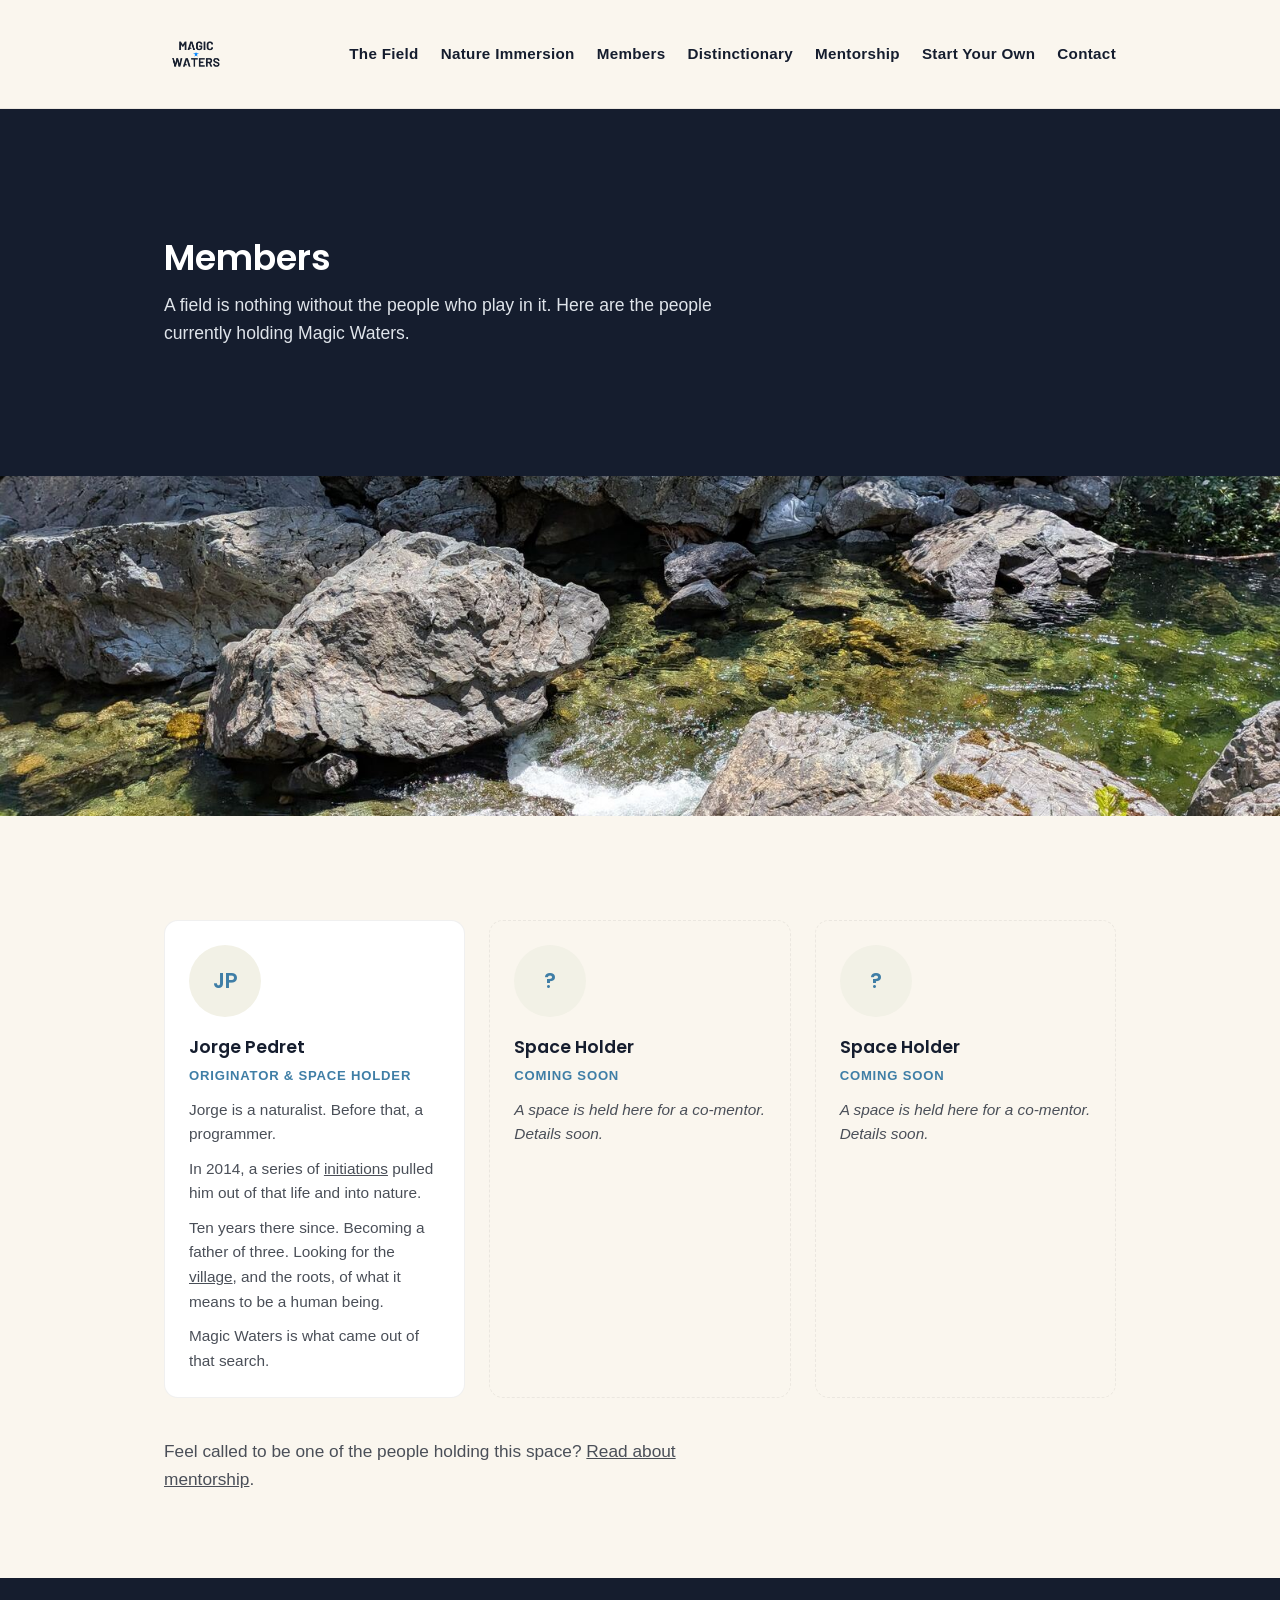
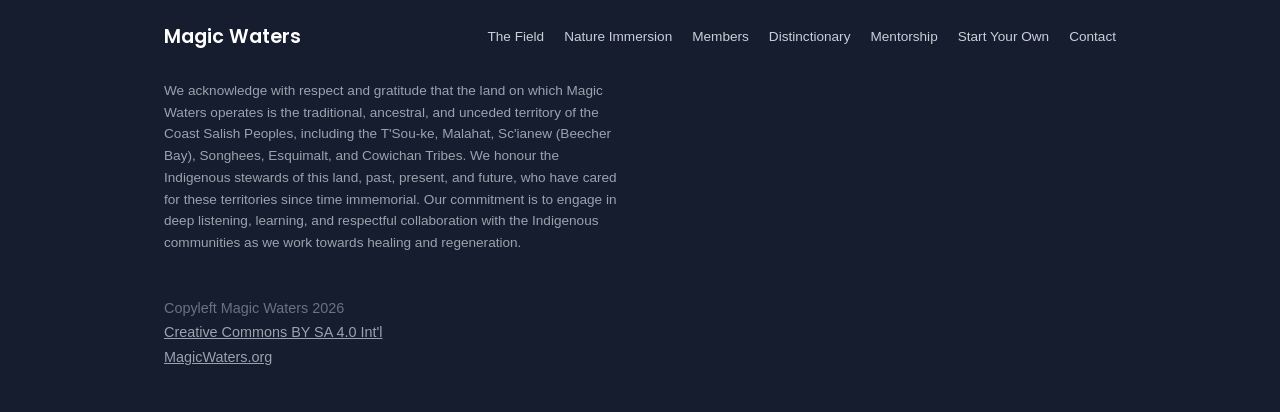
<file: members.html>
<!doctype html>
<html lang="en">
<head>
<meta charset="utf-8">
<meta name="viewport" content="width=device-width, initial-scale=1">
<title>Members - Magic Waters</title>
<meta name="description" content="The people who hold and give life to the Magic Waters field.">
<link rel="icon" href="assets/magic-waters-logo-white.png">
<link rel="preconnect" href="https://fonts.googleapis.com">
<link rel="preconnect" href="https://fonts.gstatic.com" crossorigin>
<link rel="stylesheet" href="https://fonts.googleapis.com/css2?family=Poppins:wght@500;600;700&display=swap">
<link rel="stylesheet" href="style.css">
</head>
<body>

<header class="site-header">
  <div class="wrap">
    <a href="index.html"><img class="logo" src="assets/magic-waters-logo-white.png" alt="Magic Waters"></a>
    <button class="nav-toggle" aria-label="Toggle menu" aria-expanded="false" aria-controls="main-nav">
      <span></span><span></span><span></span>
    </button>
    <nav class="main-nav" id="main-nav">
      <ul>
        <li><a href="field.html">The Field</a></li>
        <li><a href="nature-immersion.html">Nature Immersion</a></li>
        <li><a href="members.html">Members</a></li>
        <li><a href="distinctionary.html">Distinctionary</a></li>
        <li><a href="mentorship.html">Mentorship</a></li>
        <li><a href="guide.html">Start Your Own</a></li>
        <li><a href="contact.html">Contact</a></li>
      </ul>
    </nav>
  </div>
</header>

<section class="page-hero">
  <div class="wrap">
    <h1>Members</h1>
    <p class="lede">A field is nothing without the people who play in it. Here are the people currently holding Magic Waters.</p>
  </div>
</section>

<div class="photo-band">
  <img src="assets/photos/web/creek-waterfall.jpg" alt="A small waterfall over boulders in a forest creek">
</div>

<section>
  <div class="wrap">
    <div class="member-grid">
      <div class="member-card">
        <div class="member-photo">JP</div>
        <h3>Jorge Pedret</h3>
        <p class="member-role">Originator &amp; Space Holder</p>
        <p class="bio">Jorge is a naturalist. Before that, a programmer.</p>
        <p class="bio">In 2014, a series of <a href="distinctionary.html#initiation">initiations</a> pulled him out of that life and into nature.</p>
        <p class="bio">Ten years there since. Becoming a father of three. Looking for the <a href="distinctionary.html#village">village</a>, and the roots, of what it means to be a human being.</p>
        <p class="bio">Magic Waters is what came out of that search.</p>
      </div>
      <div class="member-card open">
        <div class="member-photo">?</div>
        <h3>Space Holder</h3>
        <p class="member-role">Coming Soon</p>
        <p class="bio">A space is held here for a co-mentor. Details soon.</p>
      </div>
      <div class="member-card open">
        <div class="member-photo">?</div>
        <h3>Space Holder</h3>
        <p class="member-role">Coming Soon</p>
        <p class="bio">A space is held here for a co-mentor. Details soon.</p>
      </div>
    </div>
    <p class="section-intro" style="margin-top:40px;">Feel called to be one of the people holding this space? <a href="mentorship.html">Read about mentorship</a>.</p>
  </div>
</section>

<footer>
  <div class="wrap">
    <div class="foot-top">
      <div class="foot-brand">Magic Waters</div>
      <div class="foot-links">
        <a href="field.html">The Field</a>
        <a href="nature-immersion.html">Nature Immersion</a>
        <a href="members.html">Members</a>
        <a href="distinctionary.html">Distinctionary</a>
        <a href="mentorship.html">Mentorship</a>
        <a href="guide.html">Start Your Own</a>
        <a href="contact.html">Contact</a>
      </div>
    </div>
    <p class="land-ack">We acknowledge with respect and gratitude that the land on which Magic Waters operates is the traditional, ancestral, and unceded territory of the Coast Salish Peoples, including the T'Sou-ke, Malahat, Sc'ianew (Beecher Bay), Songhees, Esquimalt, and Cowichan Tribes. We honour the Indigenous stewards of this land, past, present, and future, who have cared for these territories since time immemorial. Our commitment is to engage in deep listening, learning, and respectful collaboration with the Indigenous communities as we work towards healing and regeneration.</p>
    <p class="copyleft">Copyleft Magic Waters 2026<br>
      <a href="https://creativecommons.org/licenses/by-sa/4.0/" target="_blank" rel="noopener">Creative Commons BY SA 4.0 Int'l</a><br>
      <a href="https://magicwaters.org">MagicWaters.org</a></p>
  </div>
</footer>

<script src="script.js"></script>
</body>
</html>
</file>
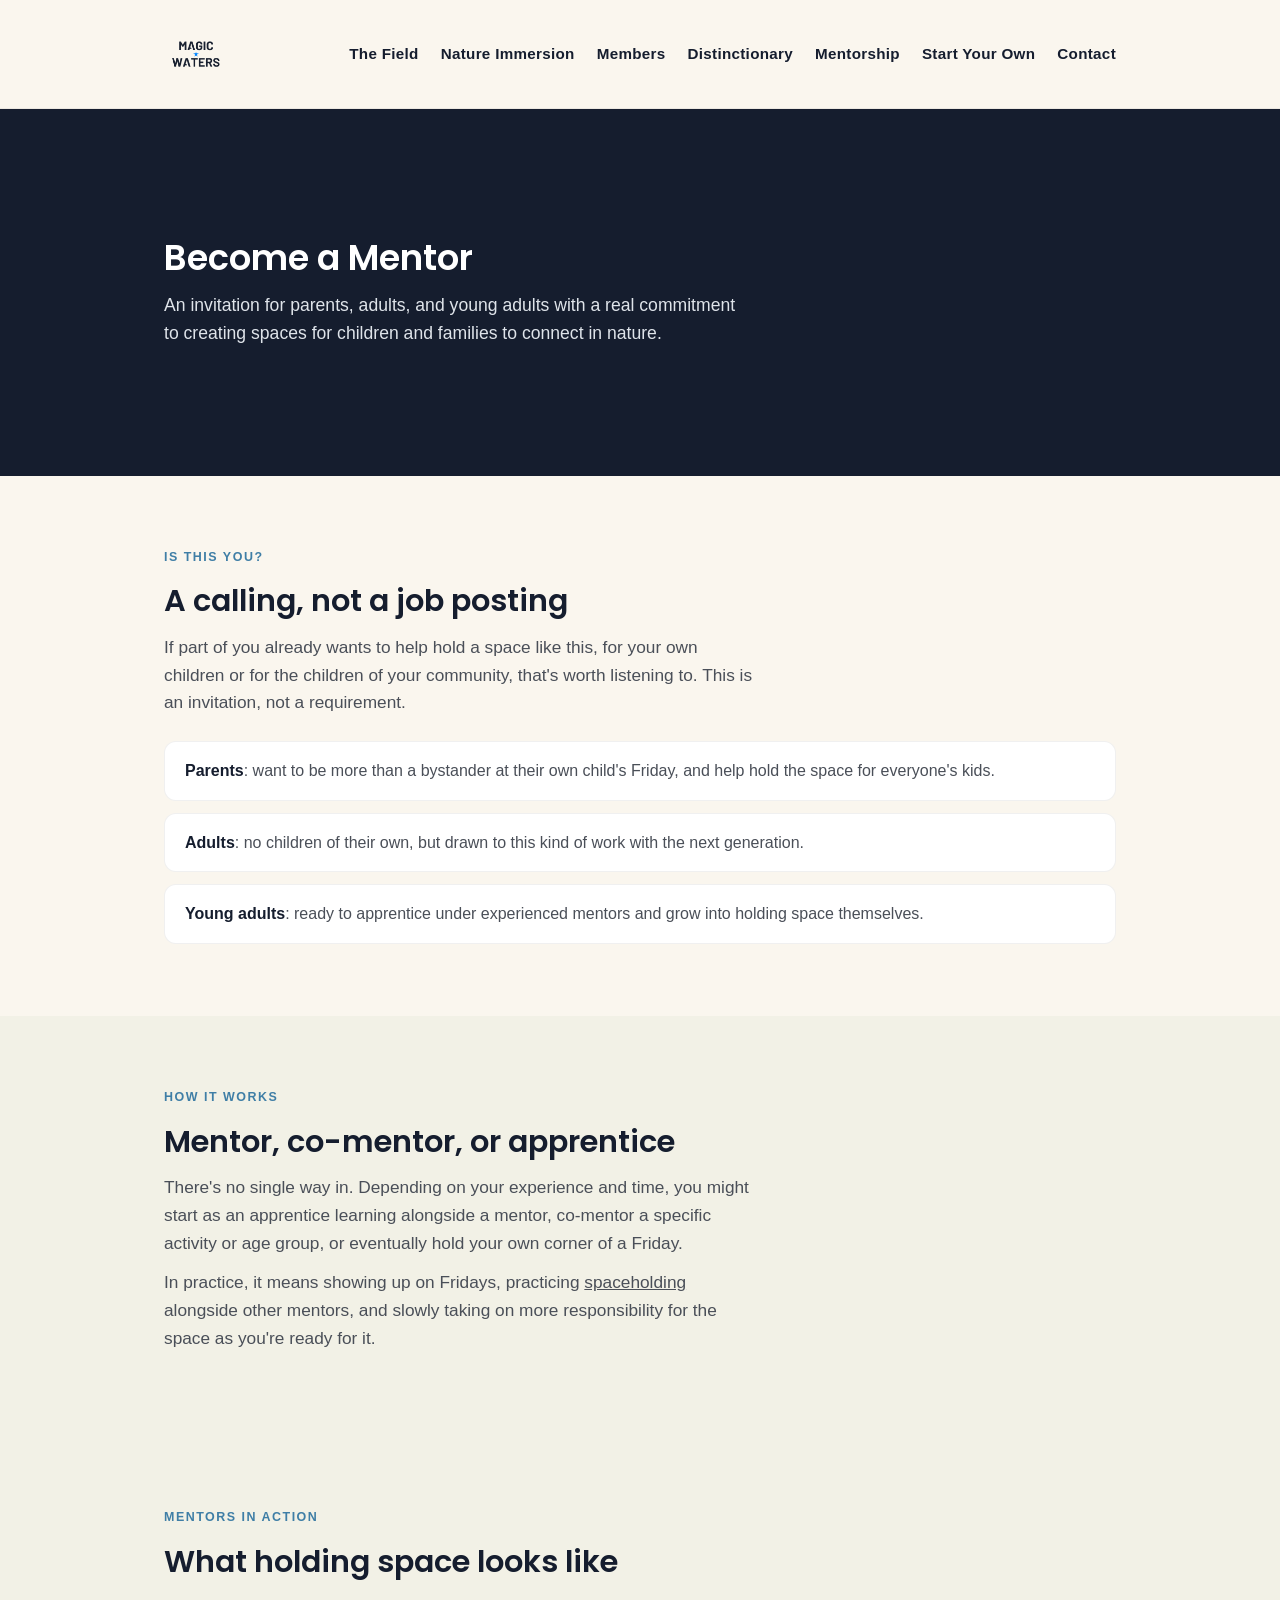
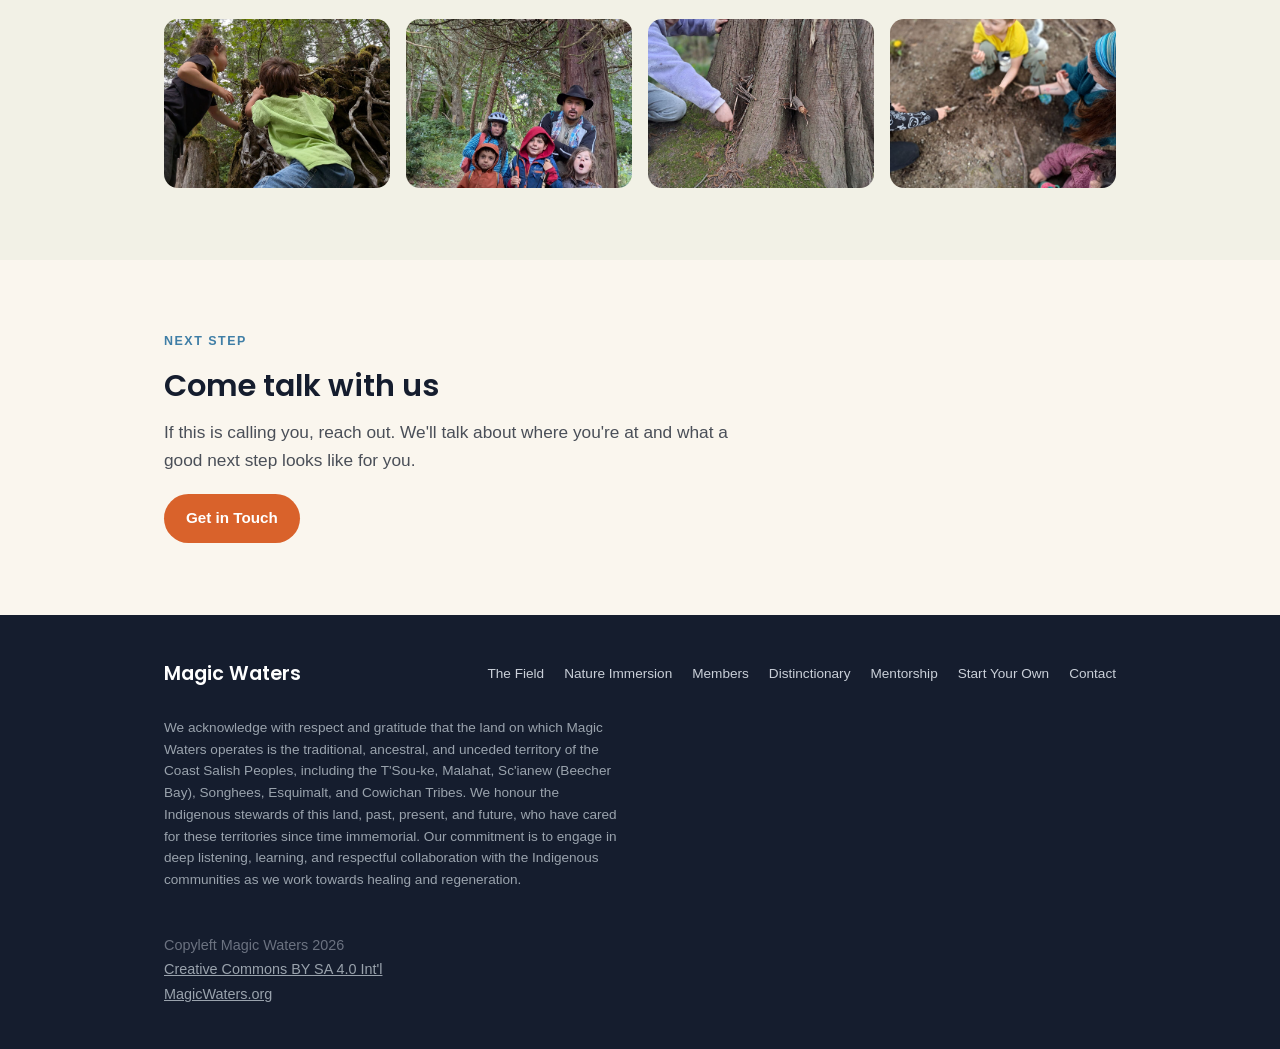
<file: mentorship.html>
<!doctype html>
<html lang="en">
<head>
<meta charset="utf-8">
<meta name="viewport" content="width=device-width, initial-scale=1">
<title>Become a Mentor - Magic Waters</title>
<meta name="description" content="An invitation for parents, adults, and young adults to become mentors, co-mentors, or mentor-apprentices with Magic Waters in Sooke, BC.">
<link rel="icon" href="assets/magic-waters-logo-white.png">
<link rel="preconnect" href="https://fonts.googleapis.com">
<link rel="preconnect" href="https://fonts.gstatic.com" crossorigin>
<link rel="stylesheet" href="https://fonts.googleapis.com/css2?family=Poppins:wght@500;600;700&display=swap">
<link rel="stylesheet" href="style.css">
</head>
<body>

<header class="site-header">
  <div class="wrap">
    <a href="index.html"><img class="logo" src="assets/magic-waters-logo-white.png" alt="Magic Waters"></a>
    <button class="nav-toggle" aria-label="Toggle menu" aria-expanded="false" aria-controls="main-nav">
      <span></span><span></span><span></span>
    </button>
    <nav class="main-nav" id="main-nav">
      <ul>
        <li><a href="field.html">The Field</a></li>
        <li><a href="nature-immersion.html">Nature Immersion</a></li>
        <li><a href="members.html">Members</a></li>
        <li><a href="distinctionary.html">Distinctionary</a></li>
        <li><a href="mentorship.html">Mentorship</a></li>
        <li><a href="guide.html">Start Your Own</a></li>
        <li><a href="contact.html">Contact</a></li>
      </ul>
    </nav>
  </div>
</header>

<section class="page-hero">
  <div class="wrap">
    <h1>Become a Mentor</h1>
    <p class="lede">An invitation for parents, adults, and young adults with a real commitment to creating spaces for children and families to connect in nature.</p>
  </div>
</section>

<section>
  <div class="wrap">
    <p class="section-kicker">Is This You?</p>
    <h2>A calling, not a job posting</h2>
    <p class="section-intro">If part of you already wants to help hold a space like this, for your own children or for the children of your community, that's worth listening to. This is an invitation, not a requirement.</p>
    <ul class="check-list">
      <li><strong>Parents</strong>: want to be more than a bystander at their own child's Friday, and help hold the space for everyone's kids.</li>
      <li><strong>Adults</strong>: no children of their own, but drawn to this kind of work with the next generation.</li>
      <li><strong>Young adults</strong>: ready to apprentice under experienced mentors and grow into holding space themselves.</li>
    </ul>
  </div>
</section>

<section class="alt">
  <div class="wrap">
    <p class="section-kicker">How It Works</p>
    <h2>Mentor, co-mentor, or apprentice</h2>
    <p class="section-intro">There's no single way in. Depending on your experience and time, you might start as an apprentice learning alongside a mentor, co-mentor a specific activity or age group, or eventually hold your own corner of a Friday.</p>
    <p class="section-intro">In practice, it means showing up on Fridays, practicing <a href="distinctionary.html#spaceholding">spaceholding</a> alongside other mentors, and slowly taking on more responsibility for the space as you're ready for it.</p>
  </div>
</section>

<section class="alt">
  <div class="wrap">
    <p class="section-kicker">Mentors in Action</p>
    <h2>What holding space looks like</h2>
    <div class="photo-gallery small">
      <img src="assets/photos/web/mentor-shelter-build.jpg" alt="A mentor helping a child build a shelter from branches">
      <img src="assets/photos/web/mentor-family-group.jpg" alt="A mentor with a group of children in the forest">
      <img src="assets/photos/web/mentor-tree-bark.jpg" alt="A mentor showing a child moss and bark on a cedar tree">
      <img src="assets/photos/web/mentor-group-dirt.jpg" alt="Mentors and children gathered together over an activity on the ground">
    </div>
  </div>
</section>

<section>
  <div class="wrap">
    <p class="section-kicker">Next Step</p>
    <h2>Come talk with us</h2>
    <p class="section-intro">If this is calling you, reach out. We'll talk about where you're at and what a good next step looks like for you.</p>
    <div class="btn-row" style="margin-top:20px;">
      <a class="btn btn-primary" href="contact.html">Get in Touch</a>
    </div>
  </div>
</section>

<footer>
  <div class="wrap">
    <div class="foot-top">
      <div class="foot-brand">Magic Waters</div>
      <div class="foot-links">
        <a href="field.html">The Field</a>
        <a href="nature-immersion.html">Nature Immersion</a>
        <a href="members.html">Members</a>
        <a href="distinctionary.html">Distinctionary</a>
        <a href="mentorship.html">Mentorship</a>
        <a href="guide.html">Start Your Own</a>
        <a href="contact.html">Contact</a>
      </div>
    </div>
    <p class="land-ack">We acknowledge with respect and gratitude that the land on which Magic Waters operates is the traditional, ancestral, and unceded territory of the Coast Salish Peoples, including the T'Sou-ke, Malahat, Sc'ianew (Beecher Bay), Songhees, Esquimalt, and Cowichan Tribes. We honour the Indigenous stewards of this land, past, present, and future, who have cared for these territories since time immemorial. Our commitment is to engage in deep listening, learning, and respectful collaboration with the Indigenous communities as we work towards healing and regeneration.</p>
    <p class="copyleft">Copyleft Magic Waters 2026<br>
      <a href="https://creativecommons.org/licenses/by-sa/4.0/" target="_blank" rel="noopener">Creative Commons BY SA 4.0 Int'l</a><br>
      <a href="https://magicwaters.org">MagicWaters.org</a></p>
  </div>
</footer>

<script src="script.js"></script>
</body>
</html>
</file>
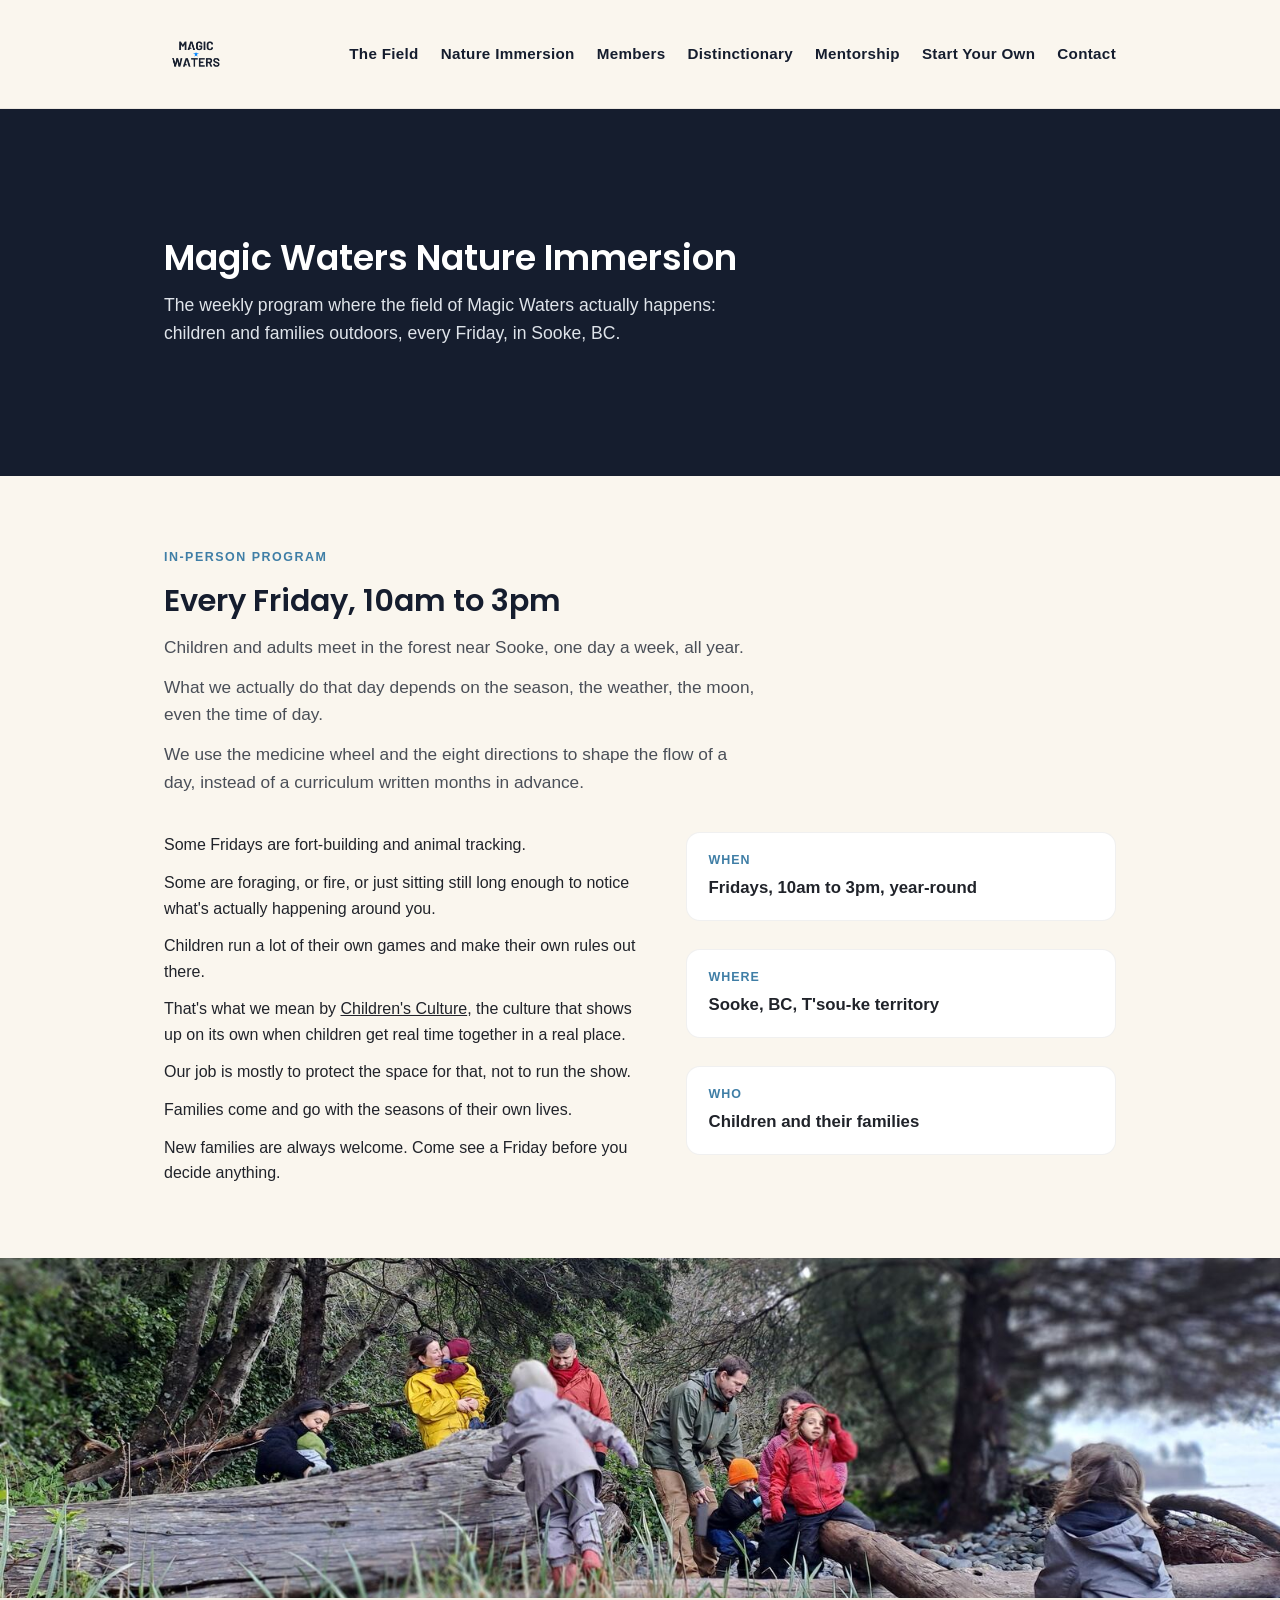
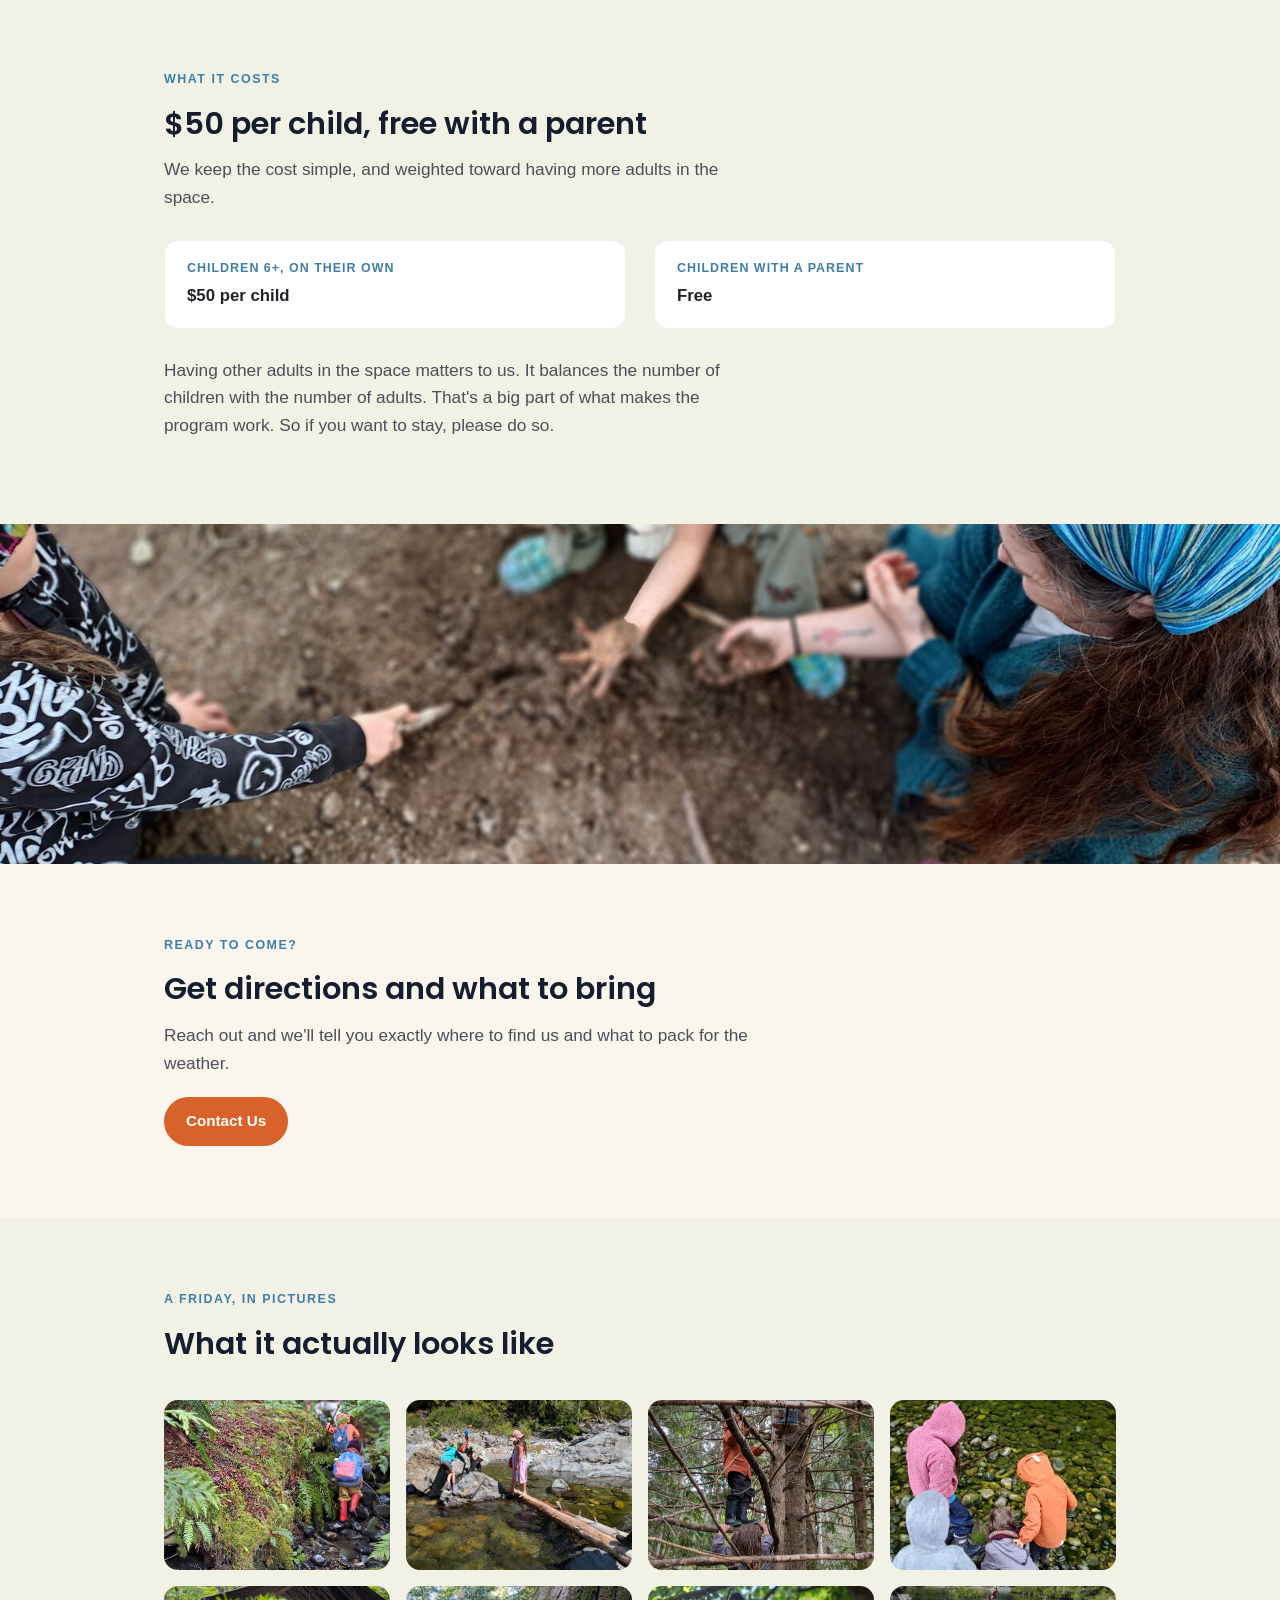
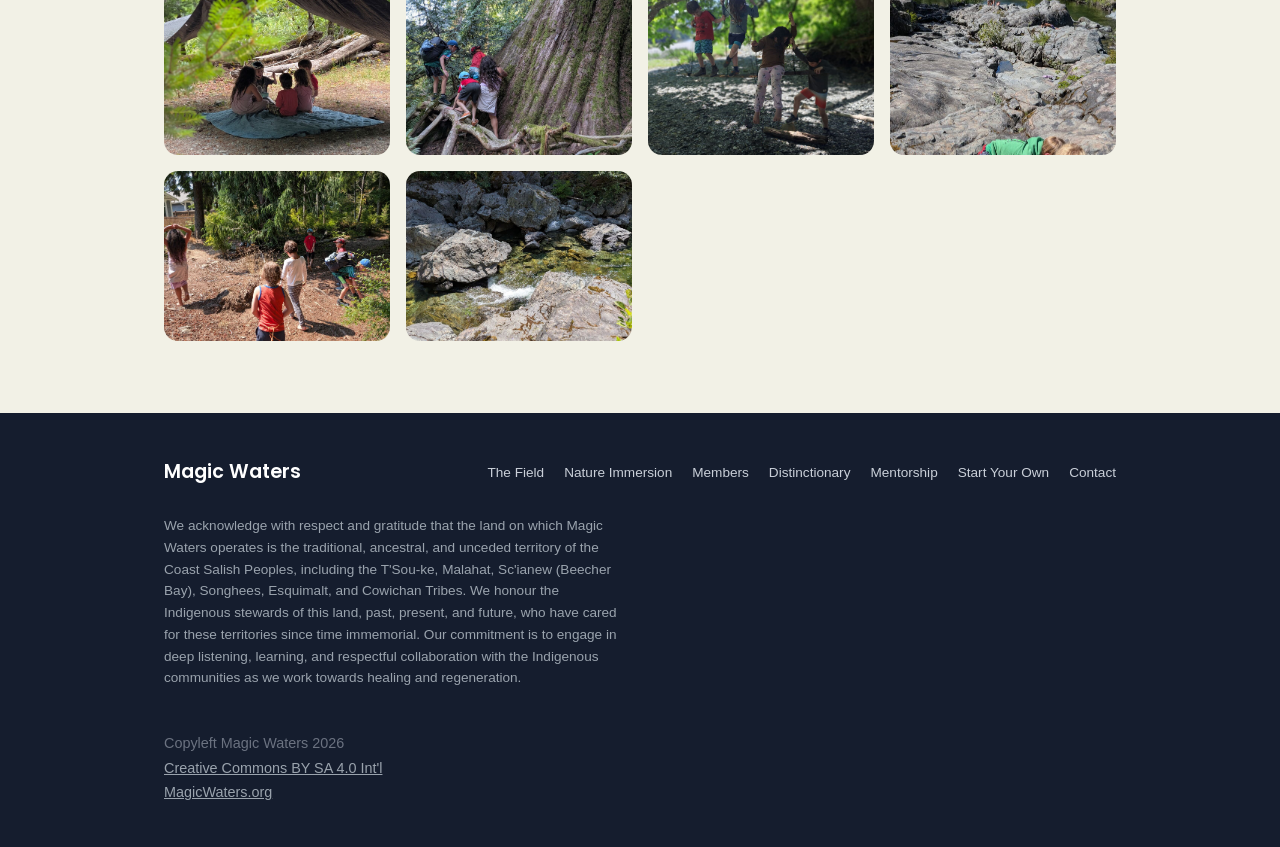
<file: nature-immersion.html>
<!doctype html>
<html lang="en">
<head>
<meta charset="utf-8">
<meta name="viewport" content="width=device-width, initial-scale=1">
<title>Nature Immersion - Magic Waters</title>
<meta name="description" content="Magic Waters Nature Immersion is a weekly nature program for children and families in Sooke, BC. Fridays 10am-3pm, year-round.">
<link rel="icon" href="assets/magic-waters-logo-white.png">
<link rel="preconnect" href="https://fonts.googleapis.com">
<link rel="preconnect" href="https://fonts.gstatic.com" crossorigin>
<link rel="stylesheet" href="https://fonts.googleapis.com/css2?family=Poppins:wght@500;600;700&display=swap">
<link rel="stylesheet" href="style.css">
</head>
<body>

<header class="site-header">
  <div class="wrap">
    <a href="index.html"><img class="logo" src="assets/magic-waters-logo-white.png" alt="Magic Waters"></a>
    <button class="nav-toggle" aria-label="Toggle menu" aria-expanded="false" aria-controls="main-nav">
      <span></span><span></span><span></span>
    </button>
    <nav class="main-nav" id="main-nav">
      <ul>
        <li><a href="field.html">The Field</a></li>
        <li><a href="nature-immersion.html">Nature Immersion</a></li>
        <li><a href="members.html">Members</a></li>
        <li><a href="distinctionary.html">Distinctionary</a></li>
        <li><a href="mentorship.html">Mentorship</a></li>
        <li><a href="guide.html">Start Your Own</a></li>
        <li><a href="contact.html">Contact</a></li>
      </ul>
    </nav>
  </div>
</header>

<section class="page-hero">
  <div class="wrap">
    <h1>Magic Waters Nature Immersion</h1>
    <p class="lede">The weekly program where the field of Magic Waters actually happens: children and families outdoors, every Friday, in Sooke, BC.</p>
  </div>
</section>

<section id="friday">
  <div class="wrap">
    <p class="section-kicker">In-Person Program</p>
    <h2>Every Friday, 10am to 3pm</h2>
    <p class="section-intro">Children and adults meet in the forest near Sooke, one day a week, all year.</p>
    <p class="section-intro">What we actually do that day depends on the season, the weather, the moon, even the time of day.</p>
    <p class="section-intro">We use the medicine wheel and the eight directions to shape the flow of a day, instead of a curriculum written months in advance.</p>

    <div class="two-col" style="margin-top:36px;">
      <div>
        <p>Some Fridays are fort-building and animal tracking.</p>
        <p>Some are foraging, or fire, or just sitting still long enough to notice what's actually happening around you.</p>
        <p>Children run a lot of their own games and make their own rules out there.</p>
        <p>That's what we mean by <a href="distinctionary.html#childrens-culture">Children's Culture</a>, the culture that shows up on its own when children get real time together in a real place.</p>
        <p>Our job is mostly to protect the space for that, not to run the show.</p>
        <p>Families come and go with the seasons of their own lives.</p>
        <p>New families are always welcome. Come see a Friday before you decide anything.</p>
      </div>
      <div class="detail-row stacked" style="margin-top:0;">
        <div class="detail">
          <div class="label">When</div>
          <div class="value">Fridays, 10am to 3pm, year-round</div>
        </div>
        <div class="detail">
          <div class="label">Where</div>
          <div class="value">Sooke, BC, T'sou-ke territory</div>
        </div>
        <div class="detail">
          <div class="label">Who</div>
          <div class="value">Children and their families</div>
        </div>
      </div>
    </div>
  </div>
</section>

<div class="photo-band">
  <img src="assets/photos/web/group-forest-log.jpg" alt="A group of children and adults gathered on a fallen log at the edge of the forest">
</div>

<section class="alt">
  <div class="wrap">
    <p class="section-kicker">What It Costs</p>
    <h2>$50 per child, free with a parent</h2>
    <p class="section-intro">We keep the cost simple, and weighted toward having more adults in the space.</p>
    <div class="detail-row" style="margin-top:28px;">
      <div class="detail">
        <div class="label">Children 6+, on their own</div>
        <div class="value">$50 per child</div>
      </div>
      <div class="detail">
        <div class="label">Children with a parent</div>
        <div class="value">Free</div>
      </div>
    </div>
    <p class="section-intro" style="margin-top:28px;">Having other adults in the space matters to us. It balances the number of children with the number of adults. That's a big part of what makes the program work. So if you want to stay, please do so.</p>
  </div>
</section>

<div class="photo-band">
  <img src="assets/photos/web/mentor-group-dirt.jpg" alt="Mentors and children gathered together over an activity on the ground">
</div>

<section>
  <div class="wrap">
    <p class="section-kicker">Ready to Come?</p>
    <h2>Get directions and what to bring</h2>
    <p class="section-intro">Reach out and we'll tell you exactly where to find us and what to pack for the weather.</p>
    <div class="btn-row" style="margin-top:20px;">
      <a class="btn btn-primary" href="contact.html">Contact Us</a>
    </div>
  </div>
</section>

<section class="alt">
  <div class="wrap">
    <p class="section-kicker">A Friday, in Pictures</p>
    <h2>What it actually looks like</h2>
    <div class="photo-gallery">
      <img src="assets/photos/web/fern-forest-trail.jpg" alt="Children hiking a fern-lined forest trail with backpacks">
      <img src="assets/photos/web/log-crossing.jpg" alt="Children crossing a creek on a fallen log">
      <img src="assets/photos/web/tree-climbing.jpg" alt="Children climbing high into a tree together">
      <img src="assets/photos/web/creek-edge-play.jpg" alt="Children in colorful jackets playing at the edge of a creek">
      <img src="assets/photos/web/shelter-picnic.jpg" alt="Children sitting together under a tarp shelter">
      <img src="assets/photos/web/cedar-root-climb.jpg" alt="Children climbing on the roots of a massive cedar tree">
      <img src="assets/photos/web/overhead-stick-play.jpg" alt="Overhead view of children playing with sticks on the forest floor">
      <img src="assets/photos/web/river-rock-scramble.jpg" alt="Children scrambling over large smooth river rocks">
      <img src="assets/photos/web/forest-walk-basket.jpg" alt="Children walking through the forest, one balancing a basket on their head">
      <img src="assets/photos/web/creek-waterfall.jpg" alt="A small waterfall over boulders in a forest creek">
    </div>
  </div>
</section>

<footer>
  <div class="wrap">
    <div class="foot-top">
      <div class="foot-brand">Magic Waters</div>
      <div class="foot-links">
        <a href="field.html">The Field</a>
        <a href="nature-immersion.html">Nature Immersion</a>
        <a href="members.html">Members</a>
        <a href="distinctionary.html">Distinctionary</a>
        <a href="mentorship.html">Mentorship</a>
        <a href="guide.html">Start Your Own</a>
        <a href="contact.html">Contact</a>
      </div>
    </div>
    <p class="land-ack">We acknowledge with respect and gratitude that the land on which Magic Waters operates is the traditional, ancestral, and unceded territory of the Coast Salish Peoples, including the T'Sou-ke, Malahat, Sc'ianew (Beecher Bay), Songhees, Esquimalt, and Cowichan Tribes. We honour the Indigenous stewards of this land, past, present, and future, who have cared for these territories since time immemorial. Our commitment is to engage in deep listening, learning, and respectful collaboration with the Indigenous communities as we work towards healing and regeneration.</p>
    <p class="copyleft">Copyleft Magic Waters 2026<br>
      <a href="https://creativecommons.org/licenses/by-sa/4.0/" target="_blank" rel="noopener">Creative Commons BY SA 4.0 Int'l</a><br>
      <a href="https://magicwaters.org">MagicWaters.org</a></p>
  </div>
</footer>

<script src="script.js"></script>
</body>
</html>
</file>
<file: style.css>
:root{
  --navy:#151d2e;
  --navy-soft:#232d44;
  --cream:#faf6ee;
  --sage-bg:#f2f1e6;
  --water:#3f7ea6;
  --fire:#d9622b;
  --earth:#5c7a52;
  --air:#9aa3ad;
  --eather:#7a5c8e;
  --ink:#20232a;
  --ink-soft:#4a4f58;
  --serif: Georgia, "Iowan Old Style", "Palatino Linotype", Palatino, serif;
  --sans: -apple-system, BlinkMacSystemFont, "Segoe UI", Roboto, Helvetica, Arial, sans-serif;
  --heading: "Poppins", -apple-system, BlinkMacSystemFont, "Segoe UI", Roboto, Helvetica, Arial, sans-serif;
}

*{box-sizing:border-box;}
html{scroll-behavior:smooth;}
body{
  margin:0;
  font-family:var(--sans);
  color:var(--ink);
  background:var(--cream);
  line-height:1.6;
}

img{max-width:100%;display:block;}

a{color:inherit;}

.wrap{max-width:1000px;margin:0 auto;padding:0 24px;}

/* Header */
header.site-header{
  position:sticky;top:0;z-index:50;
  background:rgba(250,246,238,0.94);
  backdrop-filter:blur(6px);
  border-bottom:1px solid rgba(0,0,0,0.06);
  transition:background 0.2s ease;
}
.site-header .wrap{
  display:flex;align-items:center;justify-content:space-between;
  flex-wrap:wrap;gap:10px 0;
  padding-top:22px;padding-bottom:22px;
  transition:padding 0.25s ease;
}
.site-header img.logo{height:64px;width:auto;transition:height 0.25s ease;}
header.site-header.scrolled .wrap{padding-top:10px;padding-bottom:10px;}
header.site-header.scrolled img.logo{height:38px;}

nav.main-nav ul{
  list-style:none;display:flex;flex-wrap:wrap;gap:8px 22px;margin:0;padding:0;
  justify-content:flex-end;
}
nav.main-nav a{
  text-decoration:none;font-size:0.95rem;font-weight:600;color:var(--navy);
  letter-spacing:0.02em;
}
nav.main-nav a:hover{color:var(--water);}

.nav-toggle{
  display:none;
  background:none;border:0;padding:6px;cursor:pointer;
  flex-direction:column;justify-content:center;align-items:flex-end;gap:5px;
  width:40px;height:40px;
}
.nav-toggle span{
  display:block;width:100%;height:2px;background:var(--navy);border-radius:2px;
  transition:transform 0.25s ease, opacity 0.2s ease, width 0.2s ease;
}
.nav-toggle span:nth-child(2){width:70%;}
.nav-toggle.active span{width:100%;}
.nav-toggle.active span:nth-child(1){transform:translateY(7px) rotate(45deg);}
.nav-toggle.active span:nth-child(2){opacity:0;}
.nav-toggle.active span:nth-child(3){transform:translateY(-7px) rotate(-45deg);}

/* Hero */
.hero{
  background:var(--navy);
  color:#fff;
  position:relative;
  overflow:hidden;
}
.hero .wrap{
  display:flex;align-items:center;gap:48px;
  padding-top:64px;padding-bottom:64px;
}
.hero-text{flex:1 1 320px;}
.hero-image{flex:0 0 300px;max-width:300px;}
.hero-image img{border-radius:50%;box-shadow:0 0 0 6px rgba(255,255,255,0.06);}
.hero h1{
  font-family:var(--heading);
  font-weight:600;
  font-size:2.6rem;
  margin:0 0 12px;
  line-height:1.15;
}
.hero p.lede{
  font-size:1.2rem;
  color:#dfe4ea;
  margin:0 0 26px;
  max-width:46ch;
}
.btn-row{display:flex;gap:14px;flex-wrap:wrap;}
.btn{
  display:inline-block;padding:12px 22px;border-radius:999px;
  text-decoration:none;font-weight:600;font-size:0.95rem;
  transition:transform 0.15s ease;
}
.btn:hover{transform:translateY(-1px);}
.btn-primary{background:var(--fire);color:#fff;}
.btn-secondary{background:transparent;color:#fff;border:1.5px solid rgba(255,255,255,0.5);}

/* Sections */
section{padding:72px 0;}
section.alt{background:var(--sage-bg);}
h2{
  font-family:var(--heading);
  font-weight:600;
  font-size:1.9rem;
  margin:0 0 8px;
  color:var(--navy);
}
.section-kicker{
  text-transform:uppercase;letter-spacing:0.12em;font-size:0.78rem;
  font-weight:700;color:var(--water);margin:0 0 10px;
}
.section-intro{max-width:62ch;font-size:1.08rem;color:var(--ink-soft);margin:0 0 12px;}
.two-col p{margin:0 0 12px;}
.two-col p:last-child{margin-bottom:0;}

.friday-special{
  margin-top:44px;
  background:#fff;
  border:1px solid rgba(0,0,0,0.06);
  border-left:4px solid var(--fire);
  border-radius:14px;
  padding:24px 26px;
}
.friday-special p{margin:0 0 8px;}
.friday-special p:last-child{margin-bottom:0;}
.friday-special .section-kicker{margin-bottom:12px;}
.two-col{
  display:grid;grid-template-columns:1.1fr 1fr;gap:48px;align-items:start;
}

.detail-row{
  display:flex;gap:28px;flex-wrap:wrap;margin-top:28px;align-items:flex-start;
}
.detail-row.stacked{flex-direction:column;}
.detail{
  background:#fff;border-radius:14px;padding:18px 22px;flex:1 1 200px;
  border:1px solid rgba(0,0,0,0.06);
}
.detail-row.stacked .detail{flex:0 0 auto;width:100%;}
.detail .label{font-size:0.78rem;text-transform:uppercase;letter-spacing:0.08em;color:var(--water);font-weight:700;margin-bottom:4px;}
.detail .value{font-size:1.05rem;font-weight:600;}

blockquote.voice{
  font-family:var(--serif);
  font-size:1.25rem;
  line-height:1.55;
  color:var(--navy);
  border-left:3px solid var(--fire);
  padding-left:22px;
  margin:0 0 18px;
}
.signoff{font-size:0.95rem;color:var(--ink-soft);font-style:italic;}

.elements-grid{
  display:grid;grid-template-columns:repeat(auto-fit,minmax(180px,1fr));
  gap:22px;margin-top:32px;
}
.element-card{
  background:#fff;border-radius:14px;padding:22px;
  border-top:4px solid var(--dot);
}
.element-card .dot{
  width:14px;height:14px;border-radius:50%;background:var(--dot);margin-bottom:14px;
}
.element-card h3{font-family:var(--heading);font-weight:600;margin:0 0 8px;font-size:1.05rem;}
.element-card p{margin:0;color:var(--ink-soft);font-size:0.96rem;}

.resource-box{
  background:var(--navy);color:#fff;border-radius:20px;
  padding:40px;display:flex;gap:32px;align-items:center;flex-wrap:wrap;
}
.resource-box .text{flex:1 1 320px;}
.resource-box h2{color:#fff;}
.resource-box p{color:#dfe4ea;margin:0 0 10px;}
.resource-box .text .btn{margin-top:14px;}

/* Contact */
.contact-grid{
  display:grid;grid-template-columns:repeat(auto-fit,minmax(220px,1fr));
  gap:22px;margin-top:28px;
}
.contact-card{
  background:#fff;border-radius:14px;padding:22px;border:1px solid rgba(0,0,0,0.06);
}
.contact-card .label{font-size:0.78rem;text-transform:uppercase;letter-spacing:0.08em;color:var(--water);font-weight:700;margin-bottom:6px;}
.contact-card a{text-decoration:none;font-weight:600;color:var(--navy);}
.contact-card a:hover{color:var(--fire);}

/* Footer */
footer{
  background:var(--navy);color:#c9cfd8;padding:44px 0 28px;font-size:0.9rem;
}
footer .wrap{display:flex;flex-direction:column;gap:14px;}
footer .foot-top{display:flex;justify-content:space-between;flex-wrap:wrap;gap:14px;align-items:center;}
footer .foot-brand{font-family:var(--heading);font-weight:600;color:#fff;font-size:1.2rem;}
footer .land-ack{max-width:60ch;color:#9aa3ad;font-size:0.85rem;line-height:1.6;}
footer .foot-links a{margin-left:16px;text-decoration:none;color:#c9cfd8;font-size:0.85rem;}
footer .foot-links a:hover{color:#fff;}
.copyleft{color:#6b7280;line-height:1.7;}
.copyleft a{color:#9aa3ad;text-decoration:underline;}
.copyleft a:hover{color:#fff;}

/* Page hero (interior pages, no circular image) */
.page-hero{background:var(--navy);color:#fff;}
.page-hero .wrap{padding-top:56px;padding-bottom:56px;}
.page-hero h1{font-family:var(--heading);font-weight:600;font-size:2.2rem;margin:0 0 12px;line-height:1.2;}
.page-hero p.lede{font-size:1.1rem;color:#dfe4ea;margin:0;max-width:60ch;}

/* Link cards (home page teasers) */
.link-cards{
  display:grid;grid-template-columns:repeat(auto-fit,minmax(220px,1fr));
  gap:22px;margin-top:32px;
}
a.link-card{
  display:block;background:#fff;border-radius:14px;padding:24px;
  border:1px solid rgba(0,0,0,0.06);text-decoration:none;color:inherit;
  transition:transform 0.15s ease, box-shadow 0.15s ease;
}
a.link-card:hover{transform:translateY(-2px);box-shadow:0 8px 24px rgba(21,29,46,0.08);}
a.link-card h3{font-family:var(--heading);font-weight:600;margin:0 0 8px;font-size:1.1rem;color:var(--navy);}
a.link-card p{margin:0 0 10px;color:var(--ink-soft);font-size:0.96rem;}
a.link-card .go{font-size:0.85rem;font-weight:700;color:var(--water);}

/* Members */
.member-grid{
  display:grid;grid-template-columns:repeat(auto-fit,minmax(220px,1fr));
  gap:24px;margin-top:32px;
}
.member-card{background:#fff;border-radius:14px;padding:24px;border:1px solid rgba(0,0,0,0.06);}
.member-photo{
  width:72px;height:72px;border-radius:50%;background:var(--sage-bg);
  display:flex;align-items:center;justify-content:center;margin-bottom:16px;
  font-family:var(--heading);font-weight:600;font-size:1.3rem;color:var(--water);
}
.member-card h3{font-family:var(--heading);font-weight:600;margin:0 0 4px;font-size:1.1rem;color:var(--navy);}
.member-role{font-size:0.82rem;text-transform:uppercase;letter-spacing:0.06em;color:var(--water);font-weight:700;margin:0 0 12px;}
.member-card p.bio{margin:0 0 10px;color:var(--ink-soft);font-size:0.96rem;}
.member-card p.bio:last-child{margin-bottom:0;}
.member-card.open{border-style:dashed;background:transparent;}
.member-card.open p.bio{font-style:italic;}

/* Distinctionary */
.term-list{margin-top:36px;}
.term-block{
  padding:28px 0;border-top:1px solid rgba(0,0,0,0.08);
  scroll-margin-top:130px;
  transition:background 1s ease;
}
.term-block:first-child{border-top:none;padding-top:0;}
.term-block:target{background:var(--sage-bg);border-radius:14px;padding:28px 22px;margin:0 -22px;}
.term-block:target:first-child{margin-top:-28px;}
.term-block h3{
  font-family:var(--heading);font-weight:600;font-size:1.4rem;margin:0 0 10px;color:var(--navy);
}
.term-block p{margin:0 0 10px;color:var(--ink-soft);font-size:1.02rem;max-width:64ch;}
.term-block p:last-child{margin-bottom:0;}

/* Pricing / guide card */
.price-card{
  background:#fff;border-radius:20px;padding:36px;
  border:1px solid rgba(0,0,0,0.06);margin-top:36px;
  display:flex;gap:36px;flex-wrap:wrap;align-items:flex-start;
}
.price-card .price-main{flex:1 1 320px;}
.price-tag{
  font-family:var(--heading);font-weight:600;font-size:2.4rem;color:var(--navy);margin:0 0 4px;
}
.price-tag span{font-size:1rem;font-weight:600;color:var(--ink-soft);}
.price-card ul{margin:18px 0 0;padding-left:20px;color:var(--ink-soft);}
.price-card ul li{margin-bottom:8px;}
.price-card .price-cta{flex:0 0 260px;background:var(--sage-bg);border-radius:14px;padding:24px;text-align:center;}
.price-card .price-cta p{font-size:0.88rem;color:var(--ink-soft);margin:12px 0 0;}

/* Contact map */
.map-embed{
  margin-top:32px;border-radius:16px;overflow:hidden;border:1px solid rgba(0,0,0,0.06);
}
.map-embed iframe{display:block;width:100%;height:340px;border:0;}
.whatsapp-note{margin-top:6px;font-size:0.85rem;color:var(--ink-soft);}

/* Mentorship "who this is for" list */
.check-list{list-style:none;margin:24px 0 0;padding:0;display:grid;gap:12px;}
.check-list li{
  background:#fff;border-radius:12px;padding:16px 20px;border:1px solid rgba(0,0,0,0.06);
  font-size:1rem;color:var(--ink-soft);
}
.check-list li strong{color:var(--navy);}

@media (max-width:760px){
  .site-header .wrap{padding-top:14px;padding-bottom:14px;}
  .site-header img.logo{height:48px;}
  header.site-header.scrolled img.logo{height:34px;}

  .nav-toggle{display:flex;}
  nav.main-nav{
    display:none;
    order:3;flex-basis:100%;width:100%;
    margin-top:14px;
    border-top:1px solid rgba(0,0,0,0.08);
  }
  nav.main-nav.open{display:block;}
  nav.main-nav ul{
    flex-direction:column;flex-wrap:nowrap;gap:0;
  }
  nav.main-nav a{
    display:block;font-size:1rem;
    padding:14px 4px;
    border-bottom:1px solid rgba(0,0,0,0.06);
  }

  .hero .wrap{flex-direction:column-reverse;padding-top:40px;padding-bottom:40px;}
  .hero-image{flex-basis:auto;max-width:200px;}
  .hero h1{font-size:2.1rem;}
  .two-col{grid-template-columns:1fr;}
  section{padding:52px 0;}
  .resource-box{padding:28px;}
  footer .foot-links a{margin-left:0;margin-right:16px;}
  .price-card{padding:24px;}
  .price-card .price-cta{flex-basis:auto;width:100%;}
  .page-hero h1{font-size:1.8rem;}
  .photo-band img{height:220px;}
  .photo-pair{grid-template-columns:1fr;}
}

/* Photo galleries */
.photo-gallery{
  display:grid;grid-template-columns:repeat(auto-fit,minmax(220px,1fr));
  gap:16px;margin-top:32px;
}
.photo-gallery.small{grid-template-columns:repeat(auto-fit,minmax(180px,1fr));}
.photo-gallery img{
  width:100%;aspect-ratio:4/3;object-fit:cover;border-radius:14px;
  display:block;
}

/* Full-bleed-feeling photo band between sections */
.photo-band{overflow:hidden;}
.photo-band img{
  width:100%;height:340px;object-fit:cover;display:block;
}
.photo-band.full img{height:100%;}

/* Paired photos, e.g. small vs. large initiation */
.photo-pair{
  display:grid;grid-template-columns:1fr 1fr;gap:20px;margin-top:32px;
}
.photo-pair figure{margin:0;}
.photo-pair img{width:100%;aspect-ratio:4/3;object-fit:cover;border-radius:14px;display:block;}
.photo-pair figcaption{margin-top:10px;font-size:0.85rem;color:var(--ink-soft);text-align:center;}

/* Single inline photo accent */
.photo-inline{margin-top:32px;border-radius:16px;overflow:hidden;}
.photo-inline img{width:100%;display:block;max-height:420px;object-fit:cover;}

/* Photo gallery lightbox */
body.lightbox-locked{overflow:hidden;}
.lightbox{
  position:fixed;inset:0;z-index:200;
  background:rgba(10,13,20,0.94);
  display:flex;align-items:center;justify-content:center;
  opacity:0;pointer-events:none;
  transition:opacity 0.2s ease;
}
.lightbox.open{opacity:1;pointer-events:auto;}
.lightbox-img{
  max-width:88vw;max-height:84vh;object-fit:contain;
  border-radius:8px;box-shadow:0 20px 60px rgba(0,0,0,0.5);
  user-select:none;-webkit-user-select:none;
}
.lightbox-close,.lightbox-prev,.lightbox-next{
  position:absolute;background:rgba(255,255,255,0.08);color:#fff;
  border:1px solid rgba(255,255,255,0.25);border-radius:50%;
  width:48px;height:48px;font-size:1.3rem;line-height:1;
  cursor:pointer;display:flex;align-items:center;justify-content:center;
  transition:background 0.15s ease;
}
.lightbox-close:hover,.lightbox-prev:hover,.lightbox-next:hover{background:rgba(255,255,255,0.2);}
.lightbox-close{top:20px;right:20px;font-size:1.8rem;}
.lightbox-prev{left:20px;top:50%;transform:translateY(-50%);}
.lightbox-next{right:20px;top:50%;transform:translateY(-50%);}
.lightbox-count{
  position:absolute;bottom:22px;left:50%;transform:translateX(-50%);
  color:#dfe4ea;font-size:0.85rem;letter-spacing:0.04em;
}
@media (max-width:760px){
  .lightbox-close,.lightbox-prev,.lightbox-next{width:40px;height:40px;font-size:1.1rem;}
  .lightbox-close{top:12px;right:12px;}
  .lightbox-prev{left:8px;}
  .lightbox-next{right:8px;}
  .lightbox-img{max-width:94vw;max-height:78vh;}
}
</file>
